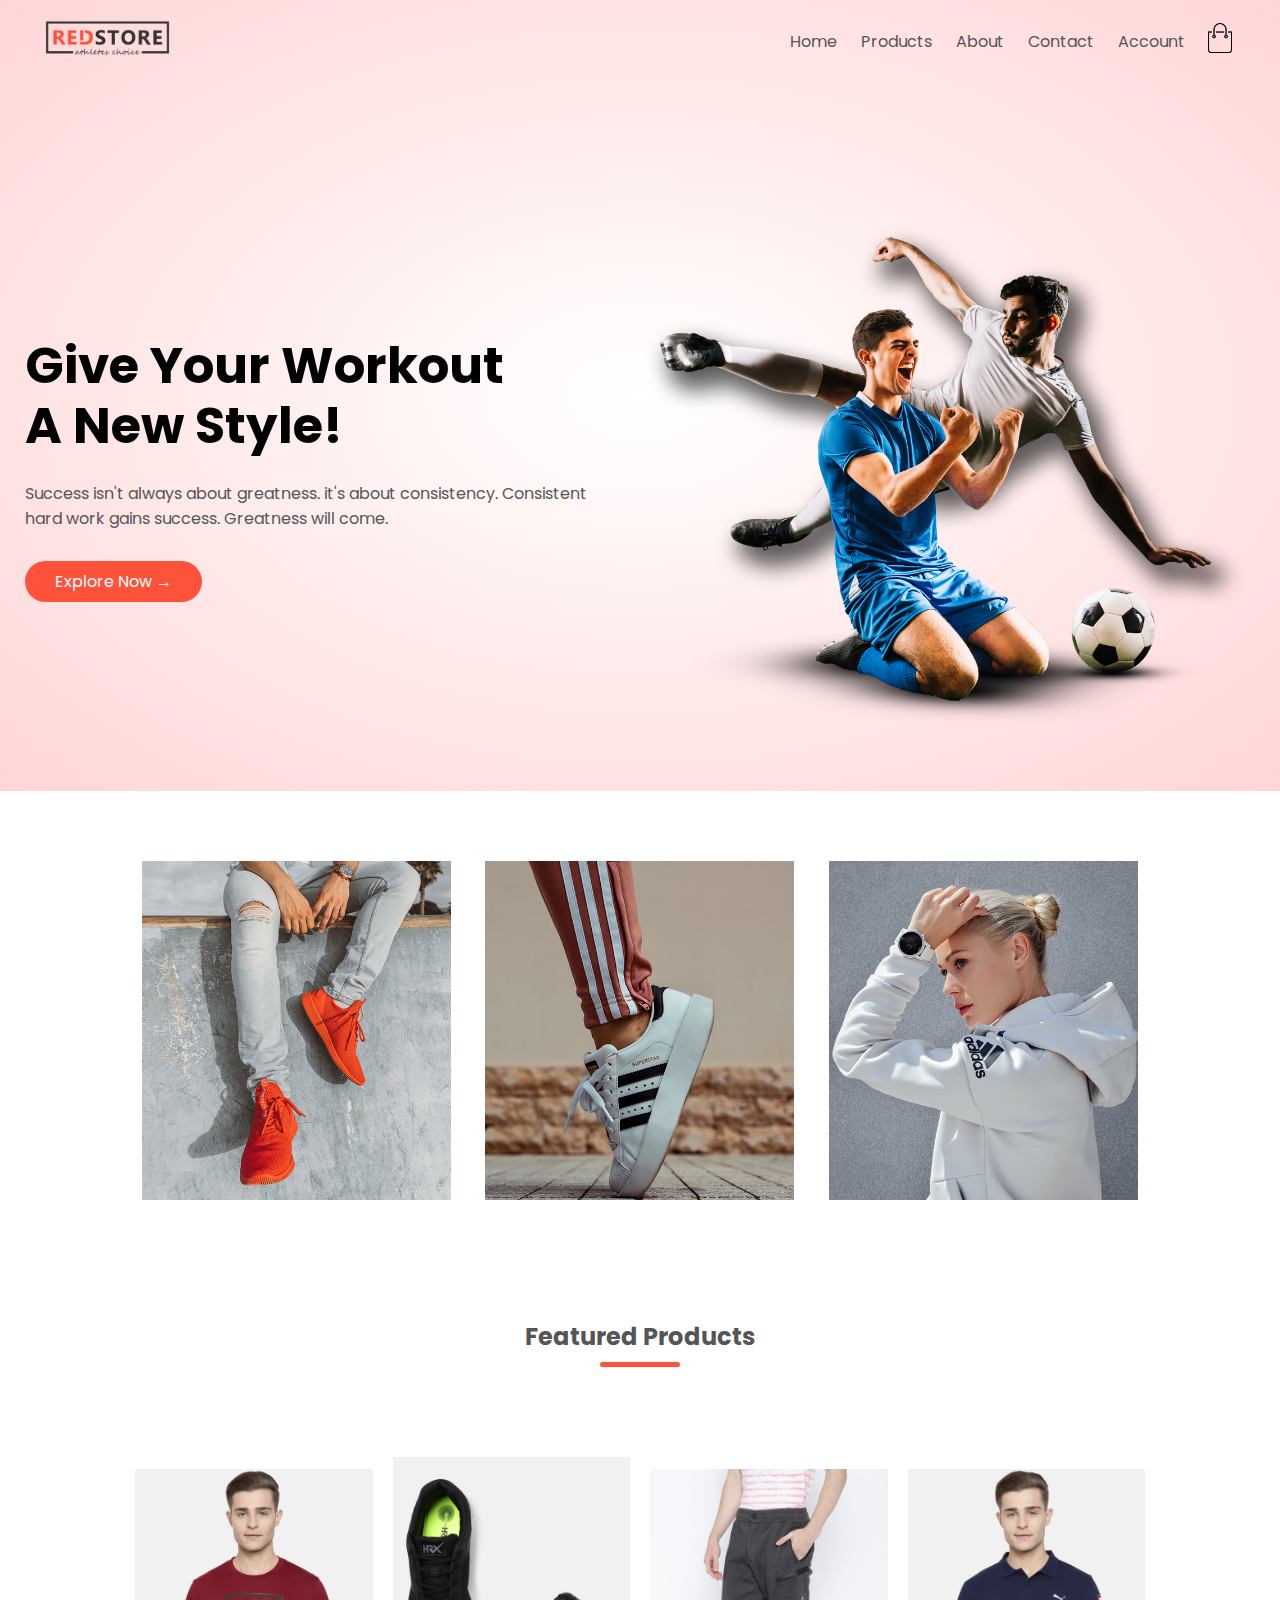
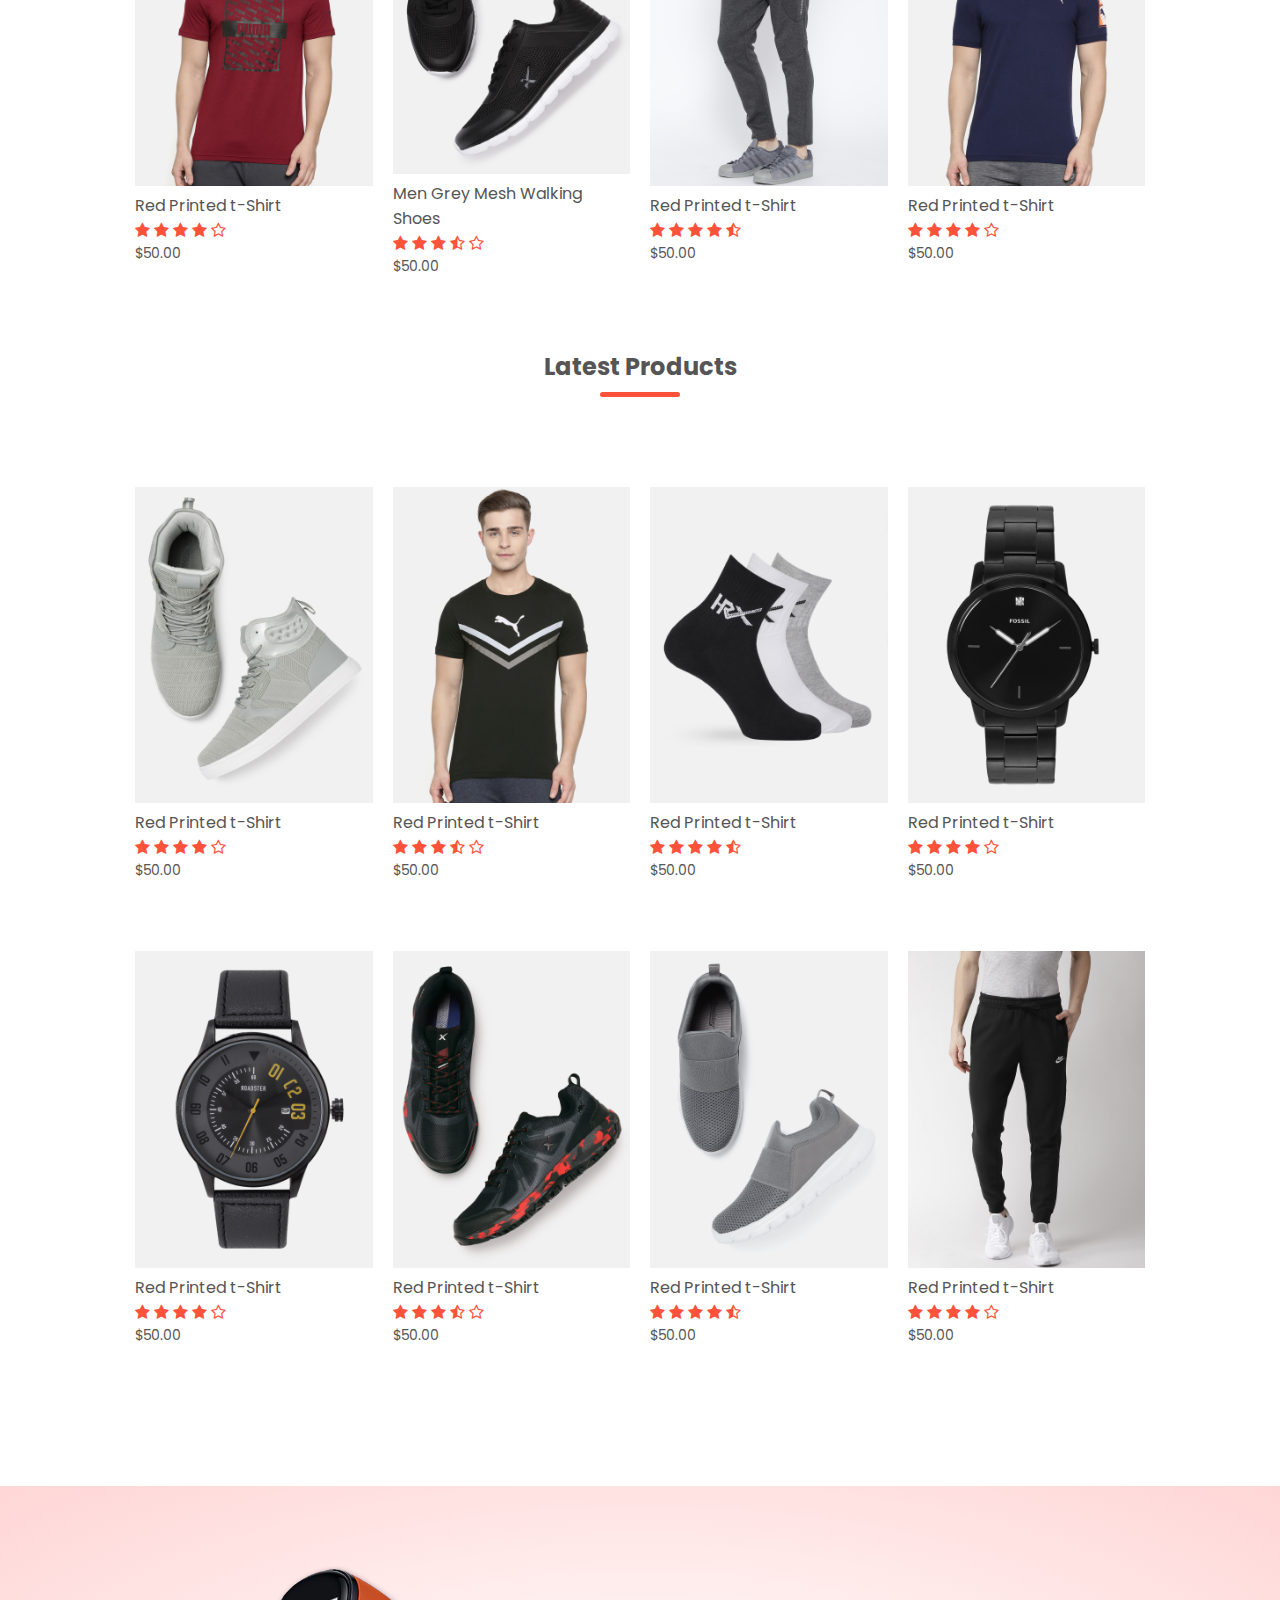
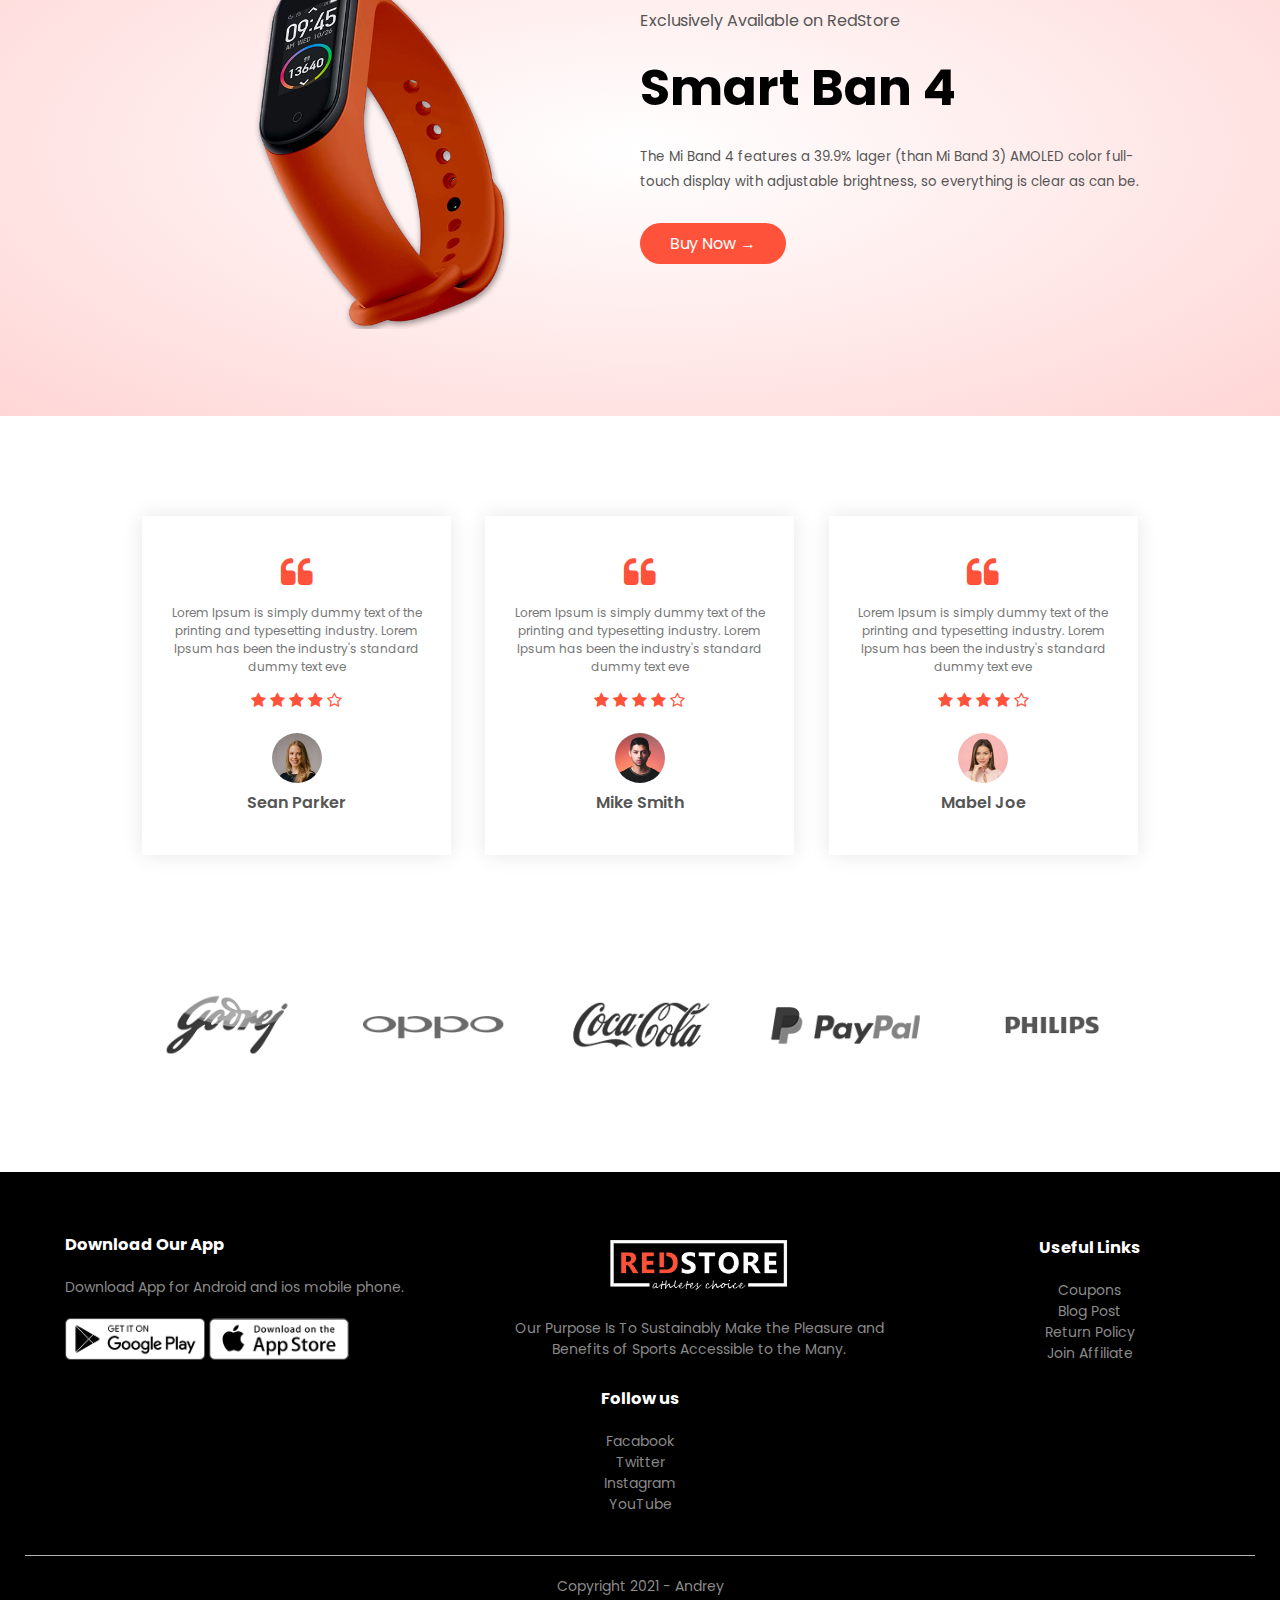
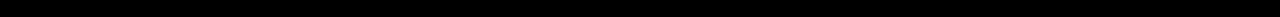
<file: index.html>
<!DOCTYPE html>
<html lang="en">
<head>
    <meta charset="UTF-8">
    <meta http-equiv="X-UA-Compatible" content="IE=edge">
    <meta name="viewport" content="width=device-width, initial-scale=1.0">
    <title>RedStore | Ecommerce Website Design</title>
    <link rel="stylesheet" href="style.css">
    <link rel="preconnect" href="https://fonts.gstatic.com">
    <link href="https://fonts.googleapis.com/css2?family=Poppins:wght@200;300;400;500;600;700&display=swap" rel="stylesheet">
    <link rel="stylesheet" href="https://stackpath.bootstrapcdn.com/font-awesome/4.7.0/css/font-awesome.min.css">

</head>
<body>
<div class="header">
    <div class="container">
        <div class="navbar">
            <div class="logo">
                <a href="index.html"><img src="images/logo.png" alt="" width="125px"></a>
            </div>
            <nav>
                <ul id="MenuItems">
                    <li><a href="index.html">Home</a></li>
                    <li><a href="products.html">Products</a></li>
                    <li><a href="">About</a></li>
                    <li><a href="">Contact</a></li>
                    <li><a href="account.html">Account</a></li>
                </ul>
            </nav>
            <a href="cart.html"><img src="images/cart.png" alt="" width="30px" height="30px"></a>
            <img src="images/menu.png" alt="" class="menu-icon"
             onclick="menutoggele()">
        </div>
        <div class="row">
            <div class="col-2">
                <h1>Give Your Workout <br> A New Style!</h1>
                <p>Success isn't always about greatness. it's about
                   consistency. Consistent <br> hard work gains success.
                   Greatness will come.
                </p>
                <a href="products.html" class="btn">Explore Now &#8594;</a>
            </div>
            <div class="col-2">
                 <img src="images/image1.png" alt="">
            </div>
        </div>
    </div>
</div>

 <!-------- features categories --------->
<div class="categories">
    <div class="small-container">
        <div class="row">
            <div class="col-3">
                <img src="images/category-1.jpg" alt="">
            </div>
            <div class="col-3">
                <img src="images/category-2.jpg" alt="">
            </div>
            <div class="col-3">
                <img src="images/category-3.jpg" alt="">
            </div>
        </div>
    </div>  
</div>
<!-------- features products --------->
    <div class="small-container">
        <h2 class="title">Featured Products</h2>
        <div class="row">
            <div class="col-4">
                <a href="products-details.html"><img src="images/product-1.jpg" alt=""></a>
                <a href="products-details.html"><h4>Red Printed t-Shirt</h4></a>
                <div class="rating">
                    <i class="fa fa-star"></i>
                    <i class="fa fa-star"></i>
                    <i class="fa fa-star"></i>
                    <i class="fa fa-star"></i>
                    <i class="fa fa-star-o"></i>
                </div>
                <p>$50.00</p>
            </div>
            <div class="col-4">
                <a href="products-details-shoe.html"><img src="images/product-2.jpg" alt=""></a>
                <h4>Men Grey Mesh Walking Shoes</h4>
                <div class="rating">
                    <i class="fa fa-star"></i>
                    <i class="fa fa-star"></i>
                    <i class="fa fa-star"></i>
                    <i class="fa fa-star-half-o"></i>
                    <i class="fa fa-star-o"></i>
                </div>
                <p>$50.00</p>
            </div>
            <div class="col-4">
                <img src="images/product-3.jpg" alt="">
                <h4>Red Printed t-Shirt</h4>
                <div class="rating">
                    <i class="fa fa-star"></i>
                    <i class="fa fa-star"></i>
                    <i class="fa fa-star"></i>
                    <i class="fa fa-star"></i>
                    <i class="fa fa-star-half-o"></i>
                </div>
                <p>$50.00</p>
            </div>
            <div class="col-4">
                <img src="images/product-4.jpg" alt="">
                <h4>Red Printed t-Shirt</h4>
                <div class="rating">
                    <i class="fa fa-star"></i>
                    <i class="fa fa-star"></i>
                    <i class="fa fa-star"></i>
                    <i class="fa fa-star"></i>
                    <i class="fa fa-star-o"></i>
                </div>
                <p>$50.00</p>
            </div>
        </div>
        <h2 class="title">Latest Products</h2>
        <div class="row">
            <div class="col-4">
                <img src="images/product-5.jpg" alt="">
                <h4>Red Printed t-Shirt</h4>
                <div class="rating">
                    <i class="fa fa-star"></i>
                    <i class="fa fa-star"></i>
                    <i class="fa fa-star"></i>
                    <i class="fa fa-star"></i>
                    <i class="fa fa-star-o"></i>
                </div>
                <p>$50.00</p>
            </div>
            <div class="col-4">
                <img src="images/product-6.jpg" alt="">
                <h4>Red Printed t-Shirt</h4>
                <div class="rating">
                    <i class="fa fa-star"></i>
                    <i class="fa fa-star"></i>
                    <i class="fa fa-star"></i>
                    <i class="fa fa-star-half-o"></i>
                    <i class="fa fa-star-o"></i>
                </div>
                <p>$50.00</p>
            </div>
            <div class="col-4">
                <img src="images/product-7.jpg" alt="">
                <h4>Red Printed t-Shirt</h4>
                <div class="rating">
                    <i class="fa fa-star"></i>
                    <i class="fa fa-star"></i>
                    <i class="fa fa-star"></i>
                    <i class="fa fa-star"></i>
                    <i class="fa fa-star-half-o"></i>
                </div>
                <p>$50.00</p>
            </div>
            <div class="col-4">
                <img src="images/product-8.jpg" alt="">
                <h4>Red Printed t-Shirt</h4>
                <div class="rating">
                    <i class="fa fa-star"></i>
                    <i class="fa fa-star"></i>
                    <i class="fa fa-star"></i>
                    <i class="fa fa-star"></i>
                    <i class="fa fa-star-o"></i>
                </div>
                <p>$50.00</p>
            </div>
        </div>
        <div class="row">
            <div class="col-4">
                <img src="images/product-9.jpg" alt="">
                <h4>Red Printed t-Shirt</h4>
                <div class="rating">
                    <i class="fa fa-star"></i>
                    <i class="fa fa-star"></i>
                    <i class="fa fa-star"></i>
                    <i class="fa fa-star"></i>
                    <i class="fa fa-star-o"></i>
                </div>
                <p>$50.00</p>
            </div>
            <div class="col-4">
                <img src="images/product-10.jpg" alt="">
                <h4>Red Printed t-Shirt</h4>
                <div class="rating">
                    <i class="fa fa-star"></i>
                    <i class="fa fa-star"></i>
                    <i class="fa fa-star"></i>
                    <i class="fa fa-star-half-o"></i>
                    <i class="fa fa-star-o"></i>
                </div>
                <p>$50.00</p>
            </div>
            <div class="col-4">
                <img src="images/product-11.jpg" alt="">
                <h4>Red Printed t-Shirt</h4>
                <div class="rating">
                    <i class="fa fa-star"></i>
                    <i class="fa fa-star"></i>
                    <i class="fa fa-star"></i>
                    <i class="fa fa-star"></i>
                    <i class="fa fa-star-half-o"></i>
                </div>
                <p>$50.00</p>
            </div>
            <div class="col-4">
                <img src="images/product-12.jpg" alt="">
                <h4>Red Printed t-Shirt</h4>
                <div class="rating">
                    <i class="fa fa-star"></i>
                    <i class="fa fa-star"></i>
                    <i class="fa fa-star"></i>
                    <i class="fa fa-star"></i>
                    <i class="fa fa-star-o"></i>
                </div>
                <p>$50.00</p>
            </div>
        </div>
    </div>
<!-------- offer --------->
    <div class="offer">
        <div class="small-container">
            <div class="row">
                <div class="col-2">
                    <img src="images/exclusive.png" alt="" class="offer-img">
                </div>
                <div class="col-2">
                    <p>Exclusively Available on RedStore</p>
                    <h1>Smart Ban 4</h1>
                    <small>
                        The Mi Band 4 features a 39.9% lager (than Mi Band 3) AMOLED color full-touch
                        display with adjustable brightness, so everything is clear as can be.
                    </small><br>
                    <a href="products.html" class="btn">Buy Now &#8594;</a>
                </div>
            </div>
        </div>
    </div>

<!-------- testimonial --------->
    <div class="testimonial">
        <div class="small-container">
            <div class="row">
                <div class="col-3">
                    <i class="fa fa-quote-left"></i>
                    <p>Lorem Ipsum is simply dummy text of the printing and typesetting industry.
                       Lorem Ipsum has been the industry's standard dummy text eve
                    </p>
                    <div class="rating">
                        <i class="fa fa-star"></i>
                        <i class="fa fa-star"></i>
                        <i class="fa fa-star"></i>
                        <i class="fa fa-star"></i>
                        <i class="fa fa-star-o"></i>
                    </div>
                    <img src="images/user-1.png" alt="">
                    <h3>Sean Parker</h3>
                </div>
                <div class="col-3">
                    <i class="fa fa-quote-left"></i>
                    <p>Lorem Ipsum is simply dummy text of the printing and typesetting industry.
                       Lorem Ipsum has been the industry's standard dummy text eve
                    </p>
                    <div class="rating">
                        <i class="fa fa-star"></i>
                        <i class="fa fa-star"></i>
                        <i class="fa fa-star"></i>
                        <i class="fa fa-star"></i>
                        <i class="fa fa-star-o"></i>
                    </div>
                    <img src="images/user-2.png" alt="">
                    <h3>Mike Smith</h3>
                </div>
                <div class="col-3">
                    <i class="fa fa-quote-left"></i>
                    <p>Lorem Ipsum is simply dummy text of the printing and typesetting industry.
                       Lorem Ipsum has been the industry's standard dummy text eve
                    </p>
                    <div class="rating">
                        <i class="fa fa-star"></i>
                        <i class="fa fa-star"></i>
                        <i class="fa fa-star"></i>
                        <i class="fa fa-star"></i>
                        <i class="fa fa-star-o"></i>
                    </div>
                    <img src="images/user-3.png" alt="">
                    <h3>Mabel Joe</h3>
                </div>
            </div>
        </div>
    </div>

<!-------- brands --------->
    <div class="brands">
        <div class="small-container">
            <div class="row">
                <div class="col-5">
                    <img src="images/logo-godrej.png" alt="">
                </div>
                <div class="col-5">
                    <img src="images/logo-oppo.png" alt="">
                </div>
                <div class="col-5">
                    <img src="images/logo-coca-cola.png" alt="">
                </div>
                <div class="col-5">
                    <img src="images/logo-paypal.png" alt="">
                </div>
                <div class="col-5">
                    <img src="images/logo-philips.png" alt="">
                </div>
            </div>
        </div>
    </div>

<!-------- footer --------->
    <div class="footer">
        <div class="container">
            <div class="row">
                <div class="footer-col-1">
                    <h3>Download Our App</h3>
                    <p>Download App for Android and ios mobile phone.</p>
                    <div class="app-logo">
                       <img src="images/play-store.png" alt="">
                       <img src="images/app-store.png" alt=""> 
                    </div>
                </div>
                <div class="footer-col-2">
                    <img src="images/logo-white.png" alt="">
                    <p>Our Purpose Is To Sustainably Make the Pleasure
                       and Benefits of Sports Accessible to the Many.
                    </p>
                </div>
                <div class="footer-col-3">
                    <h3>Useful Links</h3>
                    <ul>
                        <li>Coupons</li>
                        <li>Blog Post</li>
                        <li>Return Policy</li>
                        <li>Join Affiliate</li>
                    </ul>
                </div>
                <div class="footer-col-4">
                    <h3>Follow us</h3>
                    <ul>
                        <li>Facabook</li>
                        <li>Twitter</li>
                        <li>Instagram</li>
                        <li>YouTube</li>
                    </ul>
                </div>
            </div>
            <hr>
            <p class="copyright">Copyright 2021 - Andrey</p>
        </div>
    </div>
<!-------- js for toggle menu --------->
    <script>
        var MenuItems = document.getElementById("MenuItems");
        MenuItems.style.maxHeight = "0px";
         function menutoggele(){
          if(MenuItems.style.maxHeight == "0px")
             {
                MenuItems.style.maxHeight = "200px";
             }
          else
             {
                MenuItems.style.maxHeight = "0px";
             }
         }
    </script>

</body>
</html>
</file>
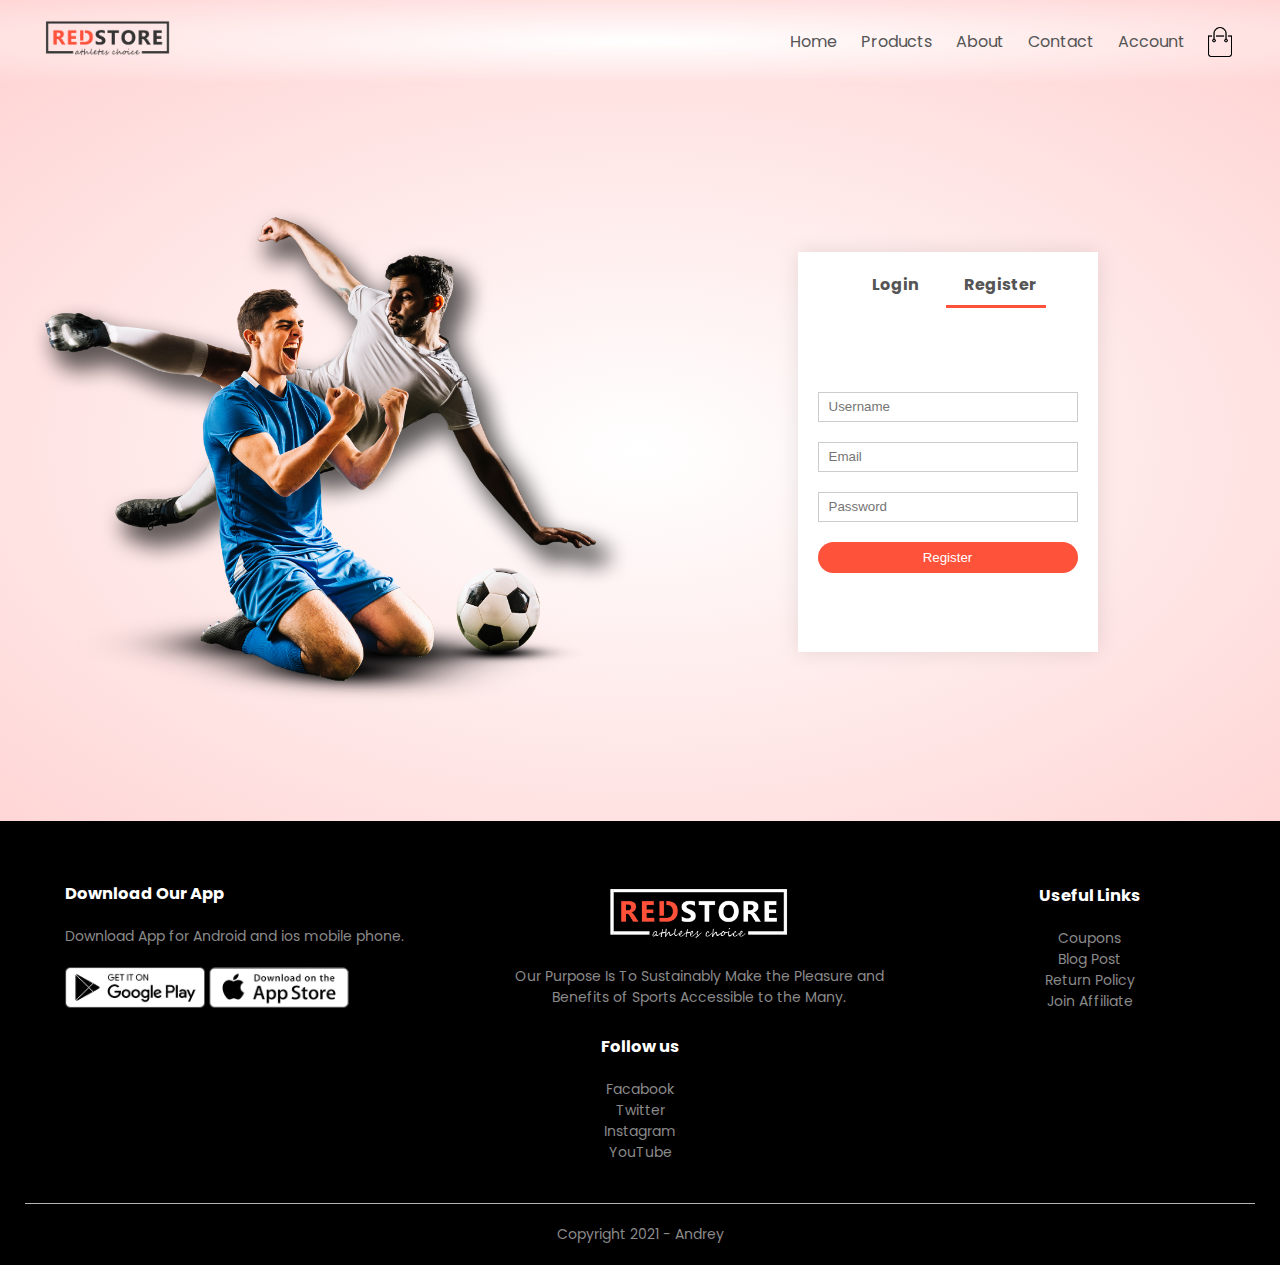
<file: account.html>
<!DOCTYPE html>
<html lang="en">
<head>
    <meta charset="UTF-8">
    <meta http-equiv="X-UA-Compatible" content="IE=edge">
    <meta name="viewport" content="width=device-width, initial-scale=1.0">
    <title>RedStore | Ecommerce Website Design</title>
    <link rel="stylesheet" href="style.css">
    <link rel="preconnect" href="https://fonts.gstatic.com">
    <link href="https://fonts.googleapis.com/css2?family=Poppins:wght@200;300;400;500;600;700&display=swap" rel="stylesheet">
    <link rel="stylesheet" href="https://stackpath.bootstrapcdn.com/font-awesome/4.7.0/css/font-awesome.min.css">

</head>
<body>
<div class="header">
    <div class="container">
        <div class="navbar">
            <div class="logo">
                <a href="index.html"><img src="images/logo.png" alt="" width="125px"></a>
            </div>
            <nav>
                <ul id="MenuItems">
                    <li><a href="index.html">Home</a></li>
                    <li><a href="products.html">Products</a></li>
                    <li><a href="">About</a></li>
                    <li><a href="">Contact</a></li>
                    <li><a href="account.html">Account</a></li>
                </ul>
            </nav>
            <img src="images/cart.png" alt="" width="30px" height="30px">
            <img src="images/menu.png" alt="" class="menu-icon"
             onclick="menutoggele()">
        </div>
    </div>
</div>

<!-------- account page --------->

    <div class="account-page">
        <div class="container">
            <div class="row">
                <div class="col-2">
                    <img src="images/image1.png" alt="" width="100%">
                </div>
                <div class="col-2">
                    <div class="form-container">
                        <div class="form-btn">
                            <span onclick="login()">Login</span>
                            <span onclick="register()">Register</span>
                            <hr id="Indicator">
                        </div>
                        <form id="LoginForm">
                            <input type="text" placeholder="Username">
                            <input type="password" placeholder="Password">
                            <a href="index.html"><button type="submit" class="btn">Login</button></a>
                            <a href="">Forgot password</a>
                        </form>
                        <form id="RegForm">
                            <input type="text" placeholder="Username">
                            <input type="email" placeholder="Email">
                            <input type="password" placeholder="Password">
                            <a href="index.html"><button type="submit" class="btn">Register</button></a>
                        </form>
                    </div>   
                </div>
            </div>
        </div>
    </div>
    
<!-------- footer --------->
    <div class="footer">
        <div class="container">
            <div class="row">
                <div class="footer-col-1">
                    <h3>Download Our App</h3>
                    <p>Download App for Android and ios mobile phone.</p>
                    <div class="app-logo">
                       <img src="images/play-store.png" alt="">
                       <img src="images/app-store.png" alt=""> 
                    </div>
                </div>
                <div class="footer-col-2">
                    <img src="images/logo-white.png" alt="">
                    <p>Our Purpose Is To Sustainably Make the Pleasure
                       and Benefits of Sports Accessible to the Many.
                    </p>
                </div>
                <div class="footer-col-3">
                    <h3>Useful Links</h3>
                    <ul>
                        <li>Coupons</li>
                        <li>Blog Post</li>
                        <li>Return Policy</li>
                        <li>Join Affiliate</li>
                    </ul>
                </div>
                <div class="footer-col-4">
                    <h3>Follow us</h3>
                    <ul>
                        <li>Facabook</li>
                        <li>Twitter</li>
                        <li>Instagram</li>
                        <li>YouTube</li>
                    </ul>
                </div>
            </div>
            <hr>
            <p class="copyright">Copyright 2021 - Andrey</p>
        </div>
    </div>
<!-------- js for toggle menu --------->
    <script>
        var MenuItems = document.getElementById("MenuItems");
        MenuItems.style.maxHeight = "0px";
         function menutoggele(){
          if(MenuItems.style.maxHeight == "0px")
             {
                MenuItems.style.maxHeight = "200px";
             }
          else
             {
                MenuItems.style.maxHeight = "0px";
             }
         }
    </script>

<!-------- js for toggle Form --------->
    <script>
        var LoginForm = document.getElementById("LoginForm");
        var RegForm = document.getElementById("RegForm");
        var Indicator = document.getElementById("Indicator");
            
            function register(){
                RegForm.style.transform = "translateX(0px)";
                LoginForm.style.transform = "translateX(0px)";
                Indicator.style.transform = "translateX(100px)";
            }

            function login(){
                RegForm.style.transform = "translateX(300px)";
                LoginForm.style.transform = "translateX(300px)";
                Indicator.style.transform = "translateX(0px)";
            }

    </script>

</body>
</html>
</file>
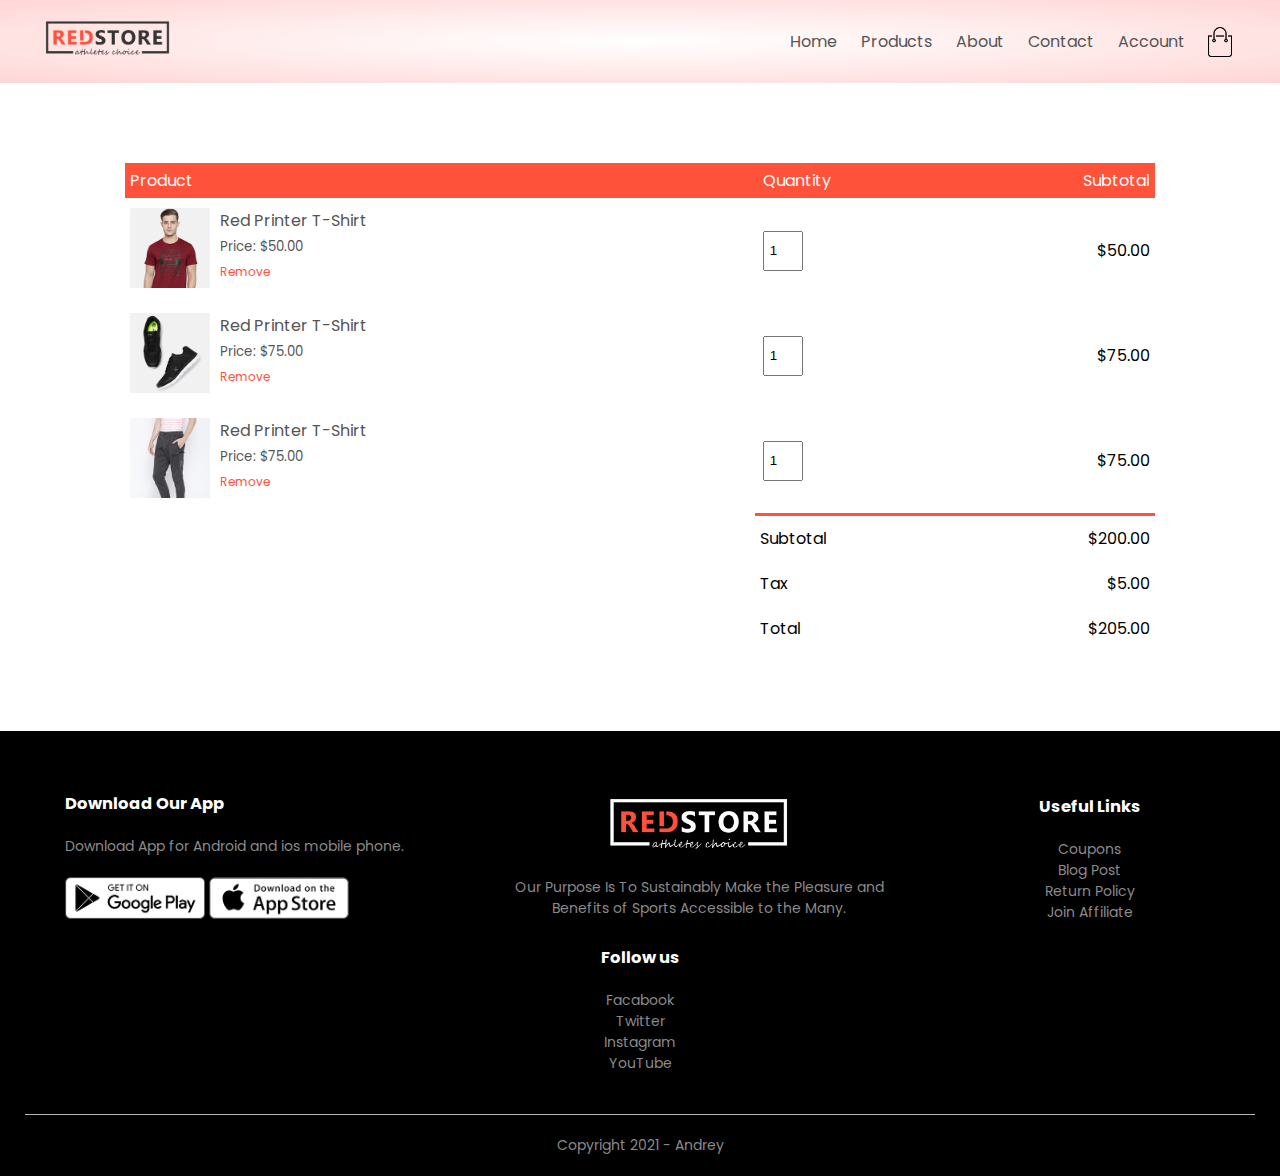
<file: cart.html>
<!DOCTYPE html>
<html lang="en">
<head>
    <meta charset="UTF-8">
    <meta http-equiv="X-UA-Compatible" content="IE=edge">
    <meta name="viewport" content="width=device-width, initial-scale=1.0">
    <title>RedStore | Ecommerce Website Design</title>
    <link rel="stylesheet" href="style.css">
    <link rel="preconnect" href="https://fonts.gstatic.com">
    <link href="https://fonts.googleapis.com/css2?family=Poppins:wght@200;300;400;500;600;700&display=swap" rel="stylesheet">
    <link rel="stylesheet" href="https://stackpath.bootstrapcdn.com/font-awesome/4.7.0/css/font-awesome.min.css">

</head>
<body>
<div class="header">
    <div class="container">
        <div class="navbar">
            <div class="logo">
                <img src="images/logo.png" alt="" width="125px">
            </div>
            <nav>
                <ul id="MenuItems">
                    <li><a href="index.html">Home</a></li>
                    <li><a href="products.html">Products</a></li>
                    <li><a href="">About</a></li>
                    <li><a href="">Contact</a></li>
                    <li><a href="">Account</a></li>
                </ul>
            </nav>
            <img src="images/cart.png" alt="" width="30px" height="30px">
            <img src="images/menu.png" alt="" class="menu-icon"
             onclick="menutoggele()">
        </div>
    </div>
</div>

<!-------- cart items  --------->
    <div class="small-container cart-page">
        <table>
            <tr>
                <th>Product</th>
                <th>Quantity</th>
                <th>Subtotal</th>
            </tr>
            <tr>
                <td>
                    <div class="cart-info">
                        <a href="products-details.html"><img src="images/buy-1.jpg" alt="" ></a>
                        <div>
                            <p>Red Printer T-Shirt</p>
                            <small>Price: $50.00</small>
                            <br>
                            <a href="">Remove</a>
                        </div>
                    </div>
                </td>
                <td><input type="number" value="1"></td>
                <td>$50.00</td>
            </tr>
            <tr>
                <td>
                    <div class="cart-info">
                        <a href="products-details-shoe.html"><img src="images/buy-2.jpg" alt="" ></a>
                        <div>
                            <p>Red Printer T-Shirt</p>
                            <small>Price: $75.00</small>
                            <br>
                            <a href="">Remove</a>
                        </div>
                    </div>
                </td>
                <td><input type="number" value="1"></td>
                <td>$75.00</td>
            </tr>
            <tr>
                <td>
                    <div class="cart-info">
                        <a href="products-details.html"><img src="images/buy-3.jpg" alt="" ></a>
                        <div>
                            <p>Red Printer T-Shirt</p>
                            <small>Price: $75.00</small>
                            <br>
                            <a href="">Remove</a>
                        </div>
                    </div>
                </td>
                <td><input type="number" value="1"></td>
                <td>$75.00</td>
            </tr>
        </table>

        <div class="total-price">
            <table>
                <tr>
                    <td>Subtotal</td>
                    <td>$200.00</td>
                </tr>
                <tr>
                    <td>Tax</td>
                    <td>$5.00</td>
                </tr>
                <tr>
                    <td>Total</td>
                    <td>$205.00</td>
                </tr>
            </table>
        </div>


    </div>

    
<!-------- footer --------->
    <div class="footer">
        <div class="container">
            <div class="row">
                <div class="footer-col-1">
                    <h3>Download Our App</h3>
                    <p>Download App for Android and ios mobile phone.</p>
                    <div class="app-logo">
                       <img src="images/play-store.png" alt="">
                       <img src="images/app-store.png" alt=""> 
                    </div>
                </div>
                <div class="footer-col-2">
                    <img src="images/logo-white.png" alt="">
                    <p>Our Purpose Is To Sustainably Make the Pleasure
                       and Benefits of Sports Accessible to the Many.
                    </p>
                </div>
                <div class="footer-col-3">
                    <h3>Useful Links</h3>
                    <ul>
                        <li>Coupons</li>
                        <li>Blog Post</li>
                        <li>Return Policy</li>
                        <li>Join Affiliate</li>
                    </ul>
                </div>
                <div class="footer-col-4">
                    <h3>Follow us</h3>
                    <ul>
                        <li>Facabook</li>
                        <li>Twitter</li>
                        <li>Instagram</li>
                        <li>YouTube</li>
                    </ul>
                </div>
            </div>
            <hr>
            <p class="copyright">Copyright 2021 - Andrey</p>
        </div>
    </div>
<!-------- js for toggle menu --------->
    <script>
        var MenuItems = document.getElementById("MenuItems");
        MenuItems.style.maxHeight = "0px";
         function menutoggele(){
          if(MenuItems.style.maxHeight == "0px")
             {
                MenuItems.style.maxHeight = "200px";
             }
          else
             {
                MenuItems.style.maxHeight = "0px";
             }
         }
    </script>

</body>
</html>
</file>
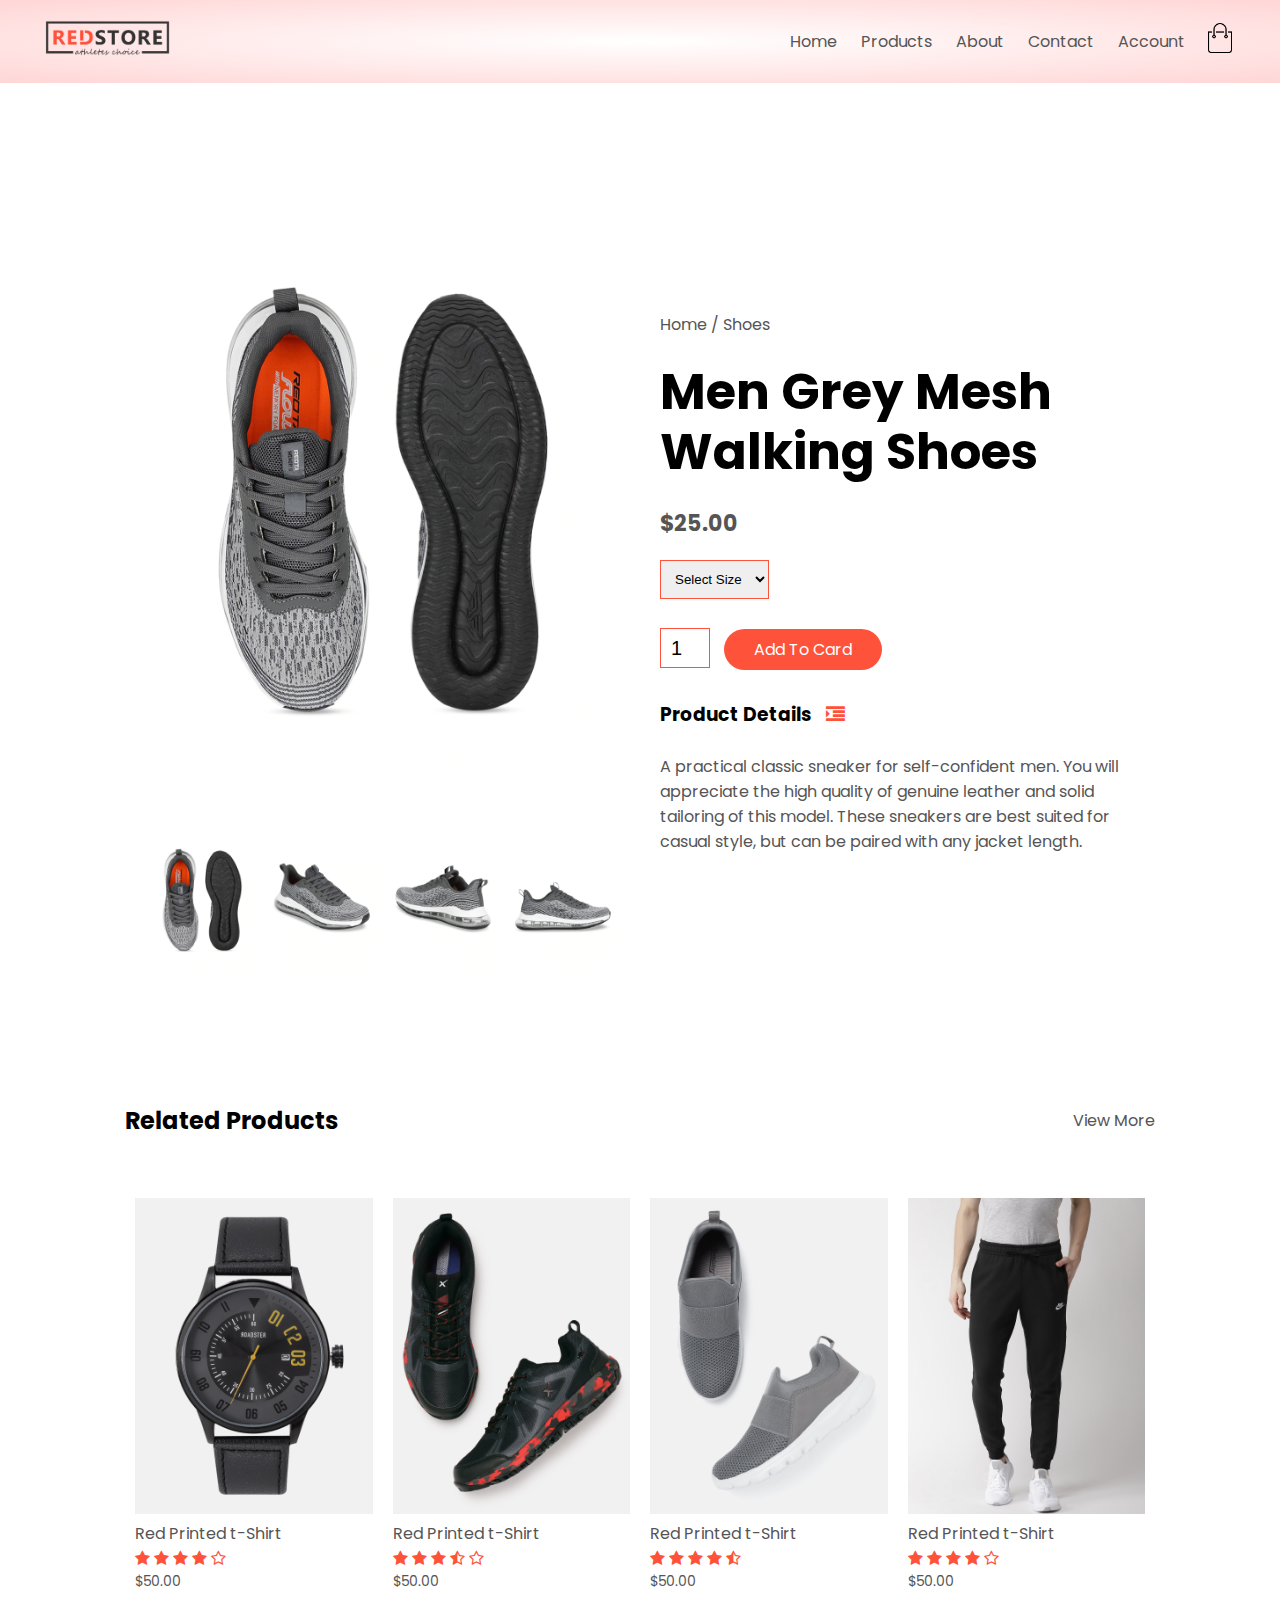
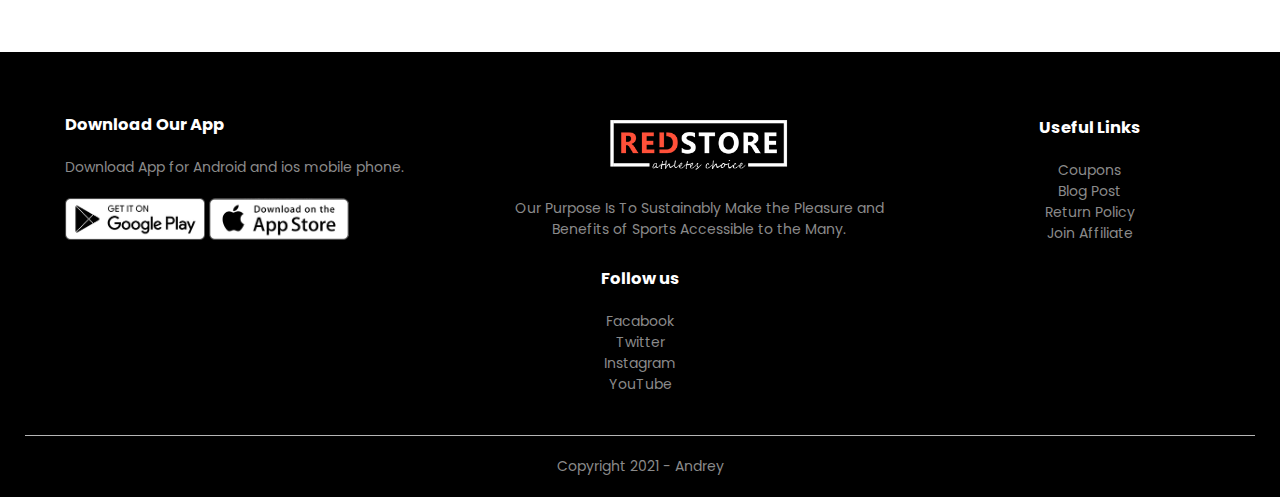
<file: products-details-shoe.html>
<!DOCTYPE html>
<html lang="en">
<head>
    <meta charset="UTF-8">
    <meta http-equiv="X-UA-Compatible" content="IE=edge">
    <meta name="viewport" content="width=device-width, initial-scale=1.0">
    <title>RedStore | Ecommerce Website Design</title>
    <link rel="stylesheet" href="style.css">
    <link rel="preconnect" href="https://fonts.gstatic.com">
    <link href="https://fonts.googleapis.com/css2?family=Poppins:wght@200;300;400;500;600;700&display=swap" rel="stylesheet">
    <link rel="stylesheet" href="https://stackpath.bootstrapcdn.com/font-awesome/4.7.0/css/font-awesome.min.css">

</head>
<body>
<div class="header">
    <div class="container">
        <div class="navbar">
            <div class="logo">
                <a href="index.html"><img src="images/logo.png" alt="" width="125px"></a>
            </div>
            <nav>
                <ul id="MenuItems">
                    <li><a href="index.html">Home</a></li>
                    <li><a href="products.html">Products</a></li>
                    <li><a href="">About</a></li>
                    <li><a href="">Contact</a></li>
                    <li><a href="account.html">Account</a></li>
                </ul>
            </nav>
            <a href="cart.html"><img src="images/cart.png" alt="" width="30px" height="30px"></a>
            <img src="images/menu.png" alt="" class="menu-icon"
             onclick="menutoggele()">
        </div>
    </div>
</div>

<!-------- single product details --------->
   <div class="small-container single-product">
       <div class="row">
           <div class="col-2">
               <img src="images/gallery-7.jpg" alt="" width="100%" id="ProductImg">

               <div class="small-img-row">
                   <div class="small-img-col">
                    <img src="images/gallery-7.jpg" alt="" width="100%" class="small-img">
                   </div>
                   <div class="small-img-col">
                    <img src="images/gallery-8.jpg" alt="" width="100%" class="small-img">
                   </div>
                   <div class="small-img-col">
                    <img src="images/gallery-9.jpg" alt="" width="100%" class="small-img">
                   </div>
                   <div class="small-img-col">
                    <img src="images/gallery-10.jpg" alt="" width="100%" class="small-img">
                   </div>
               </div>
           </div>
           <div class="col-2">
               <p>Home / Shoes</p>
               <h1>Men Grey Mesh Walking Shoes</h1>
               <h4>$25.00</h4>
               <select>
                   <option>Select Size</option>
                   <option>35</option>
                   <option>36</option>
                   <option>37</option>
                   <option>38</option>
                   <option>39</option>
                   <option>40</option>
                   <option>41</option>
                   <option>42</option>
                   <input type="number" value="1">
                   <a href="" class="btn">Add To Card</a>
                   <h3>Product Details <i class="fa fa-indent"></i></h3>
                   <br>
                   <p>A practical classic sneaker for self-confident men. You will appreciate the high quality of genuine leather and solid tailoring of this model.
                      These sneakers are best suited for casual style, but can be paired with any jacket length.
                   </p>
               </select>
           </div>
       </div>
   </div>
 
<!-------- title --------->
   <div class="small-container">
       <div class="row row-2">
           <h2>Related Products</h2>
           <p>View More</p>
       </div>
   </div>



<!-------- products --------->
    <div class="small-container">
        <div class="row">
            <div class="col-4">
                <img src="images/product-9.jpg" alt="">
                <h4>Red Printed t-Shirt</h4>
                <div class="rating">
                    <i class="fa fa-star"></i>
                    <i class="fa fa-star"></i>
                    <i class="fa fa-star"></i>
                    <i class="fa fa-star"></i>
                    <i class="fa fa-star-o"></i>
                </div>
                <p>$50.00</p>
            </div>
            <div class="col-4">
                <img src="images/product-10.jpg" alt="">
                <h4>Red Printed t-Shirt</h4>
                <div class="rating">
                    <i class="fa fa-star"></i>
                    <i class="fa fa-star"></i>
                    <i class="fa fa-star"></i>
                    <i class="fa fa-star-half-o"></i>
                    <i class="fa fa-star-o"></i>
                </div>
                <p>$50.00</p>
            </div>
            <div class="col-4">
                <img src="images/product-11.jpg" alt="">
                <h4>Red Printed t-Shirt</h4>
                <div class="rating">
                    <i class="fa fa-star"></i>
                    <i class="fa fa-star"></i>
                    <i class="fa fa-star"></i>
                    <i class="fa fa-star"></i>
                    <i class="fa fa-star-half-o"></i>
                </div>
                <p>$50.00</p>
            </div>
            <div class="col-4">
                <img src="images/product-12.jpg" alt="">
                <h4>Red Printed t-Shirt</h4>
                <div class="rating">
                    <i class="fa fa-star"></i>
                    <i class="fa fa-star"></i>
                    <i class="fa fa-star"></i>
                    <i class="fa fa-star"></i>
                    <i class="fa fa-star-o"></i>
                </div>
                <p>$50.00</p>
            </div>
        </div>
    </div>

    
<!-------- footer --------->
    <div class="footer">
        <div class="container">
            <div class="row">
                <div class="footer-col-1">
                    <h3>Download Our App</h3>
                    <p>Download App for Android and ios mobile phone.</p>
                    <div class="app-logo">
                       <img src="images/play-store.png" alt="">
                       <img src="images/app-store.png" alt=""> 
                    </div>
                </div>
                <div class="footer-col-2">
                    <img src="images/logo-white.png" alt="">
                    <p>Our Purpose Is To Sustainably Make the Pleasure
                       and Benefits of Sports Accessible to the Many.
                    </p>
                </div>
                <div class="footer-col-3">
                    <h3>Useful Links</h3>
                    <ul>
                        <li>Coupons</li>
                        <li>Blog Post</li>
                        <li>Return Policy</li>
                        <li>Join Affiliate</li>
                    </ul>
                </div>
                <div class="footer-col-4">
                    <h3>Follow us</h3>
                    <ul>
                        <li>Facabook</li>
                        <li>Twitter</li>
                        <li>Instagram</li>
                        <li>YouTube</li>
                    </ul>
                </div>
            </div>
            <hr>
            <p class="copyright">Copyright 2021 - Andrey</p>
        </div>
    </div>
<!-------- js for toggle menu --------->
    <script>
        var MenuItems = document.getElementById("MenuItems");
        MenuItems.style.maxHeight = "0px";
         function menutoggele(){
          if(MenuItems.style.maxHeight == "0px")
             {
                MenuItems.style.maxHeight = "200px";
             }
          else
             {
                MenuItems.style.maxHeight = "0px";
             }
         }
    </script>

<!-------------- js for gallery ------->
    <script>
        var ProductImg = document.getElementById("ProductImg");
        var SmallIng = document.getElementsByClassName("small-img");

         SmallIng[0].onclick = function()
         {
             ProductImg.src = SmallIng[0].src;
         }
         SmallIng[1].onclick = function()
         {
             ProductImg.src = SmallIng[1].src;
         }
         SmallIng[2].onclick = function()
         {
             ProductImg.src = SmallIng[2].src;
         }
         SmallIng[3].onclick = function()
         {
             ProductImg.src = SmallIng[3].src;
         }
    </script>

</body>
</html>
</file>
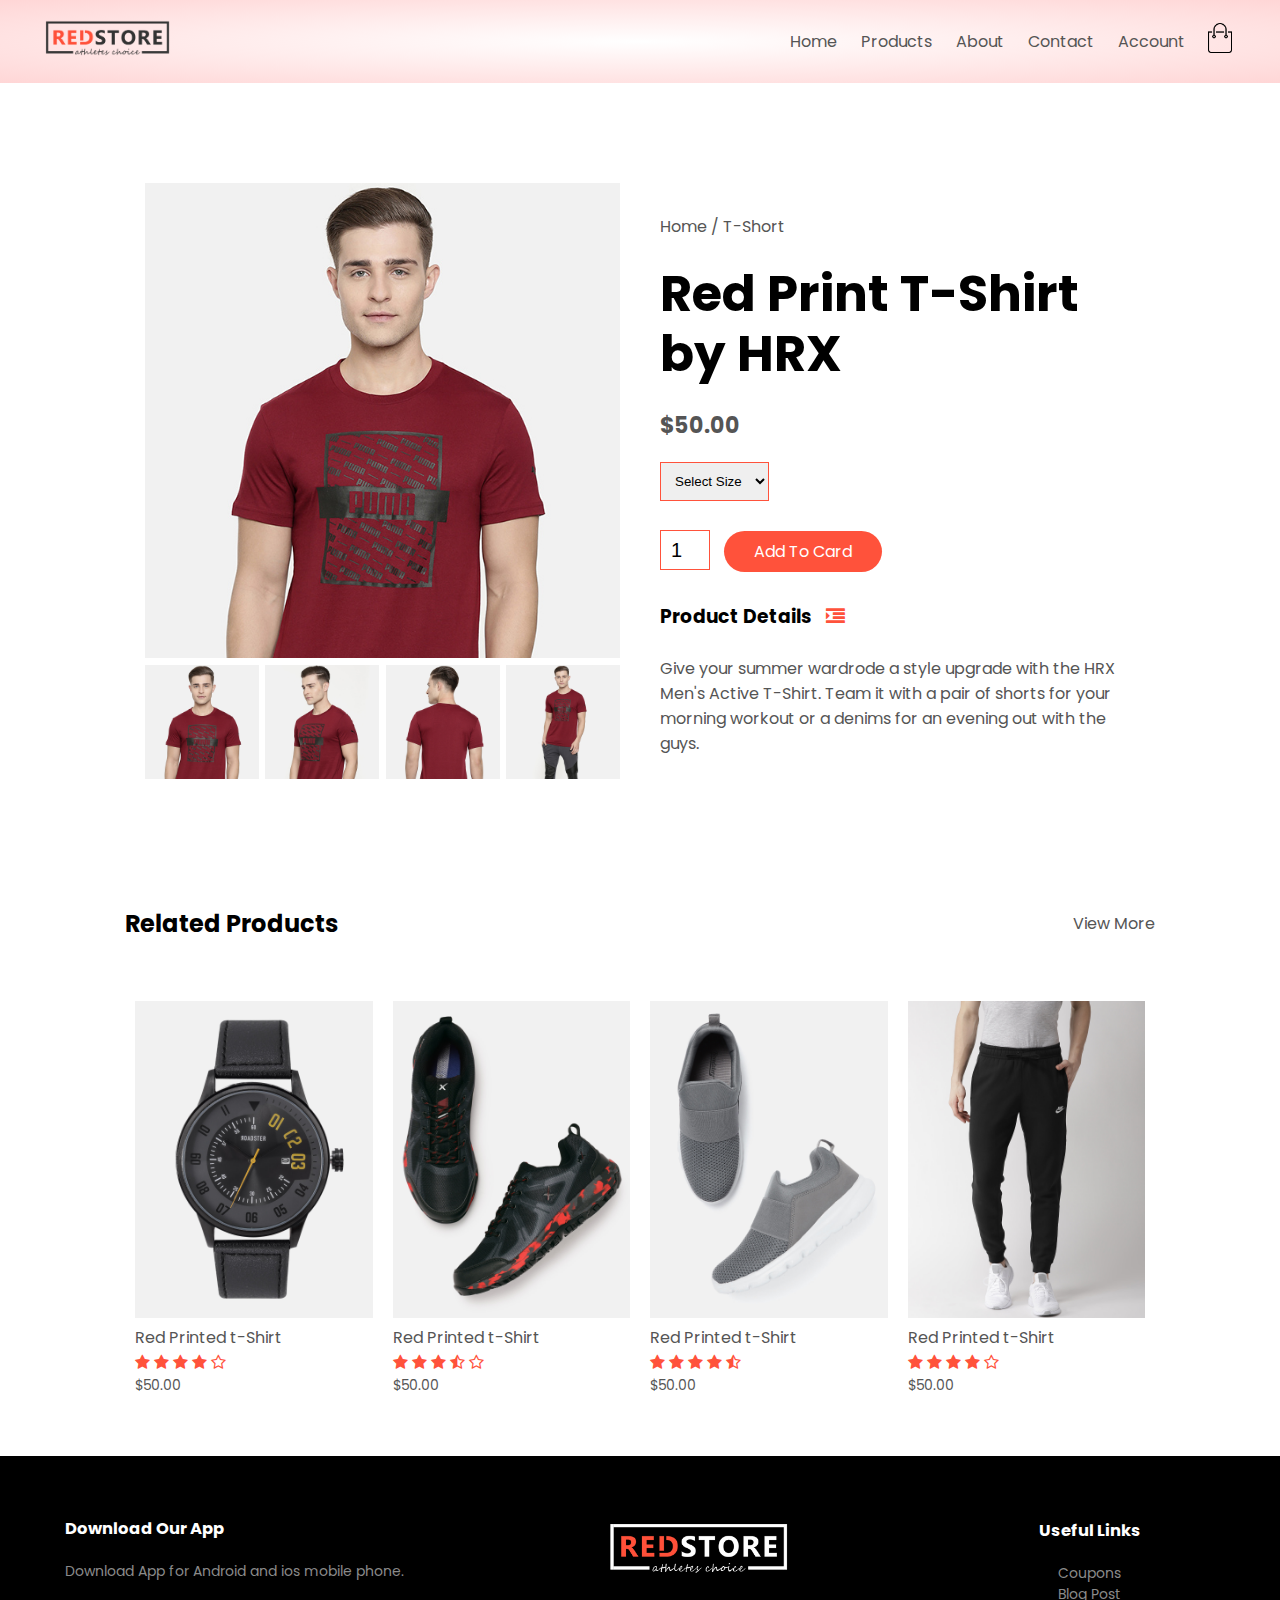
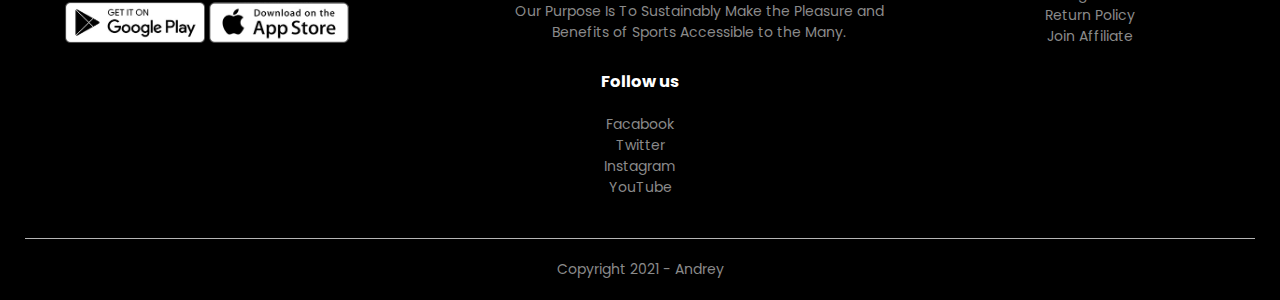
<file: products-details.html>
<!DOCTYPE html>
<html lang="en">
<head>
    <meta charset="UTF-8">
    <meta http-equiv="X-UA-Compatible" content="IE=edge">
    <meta name="viewport" content="width=device-width, initial-scale=1.0">
    <title>RedStore | Ecommerce Website Design</title>
    <link rel="stylesheet" href="style.css">
    <link rel="preconnect" href="https://fonts.gstatic.com">
    <link href="https://fonts.googleapis.com/css2?family=Poppins:wght@200;300;400;500;600;700&display=swap" rel="stylesheet">
    <link rel="stylesheet" href="https://stackpath.bootstrapcdn.com/font-awesome/4.7.0/css/font-awesome.min.css">

</head>
<body>
<div class="header">
    <div class="container">
        <div class="navbar">
            <div class="logo">
                <a href="index.html"><img src="images/logo.png" alt="" width="125px"></a>
            </div>
            <nav>
                <ul id="MenuItems">
                    <li><a href="index.html">Home</a></li>
                    <li><a href="products.html">Products</a></li>
                    <li><a href="">About</a></li>
                    <li><a href="">Contact</a></li>
                    <li><a href="account.html">Account</a></li>
                </ul>
            </nav>
            <a href="cart.html"><img src="images/cart.png" alt="" width="30px" height="30px"></a>
            <img src="images/menu.png" alt="" class="menu-icon"
             onclick="menutoggele()">
        </div>
    </div>
</div>

<!-------- single product details --------->
   <div class="small-container single-product">
       <div class="row">
           <div class="col-2">
               <img src="images/gallery-1.jpg" alt="" width="100%" id="ProductImg">

               <div class="small-img-row">
                   <div class="small-img-col">
                    <img src="images/gallery-1.jpg" alt="" width="100%" class="small-img">
                   </div>
                   <div class="small-img-col">
                    <img src="images/gallery-2.jpg" alt="" width="100%" class="small-img">
                   </div>
                   <div class="small-img-col">
                    <img src="images/gallery-3.jpg" alt="" width="100%" class="small-img">
                   </div>
                   <div class="small-img-col">
                    <img src="images/gallery-4.jpg" alt="" width="100%" class="small-img">
                   </div>
               </div>
           </div>
           <div class="col-2">
               <p>Home / T-Short</p>
               <h1>Red Print T-Shirt by HRX</h1>
               <h4>$50.00</h4>
               <select>
                   <option>Select Size</option>
                   <option>XXL</option>
                   <option>XL</option>
                   <option>Large</option>
                   <option>Medium</option>
                   <option>Small</option>
                   <input type="number" value="1">
                   <a href="" class="btn">Add To Card</a>
                   <h3>Product Details <i class="fa fa-indent"></i></h3>
                   <br>
                   <p>Give your summer wardrode a style upgrade with the HRX
                      Men's Active T-Shirt. Team it with a pair of shorts for your
                      morning workout or a denims for an evening out with the guys.
                   </p>
               </select>
           </div>
       </div>
   </div>
 
<!-------- title --------->
   <div class="small-container">
       <div class="row row-2">
           <h2>Related Products</h2>
           <p>View More</p>
       </div>
   </div>



<!-------- products --------->
    <div class="small-container">
        <div class="row">
            <div class="col-4">
                <img src="images/product-9.jpg" alt="">
                <h4>Red Printed t-Shirt</h4>
                <div class="rating">
                    <i class="fa fa-star"></i>
                    <i class="fa fa-star"></i>
                    <i class="fa fa-star"></i>
                    <i class="fa fa-star"></i>
                    <i class="fa fa-star-o"></i>
                </div>
                <p>$50.00</p>
            </div>
            <div class="col-4">
                <img src="images/product-10.jpg" alt="">
                <h4>Red Printed t-Shirt</h4>
                <div class="rating">
                    <i class="fa fa-star"></i>
                    <i class="fa fa-star"></i>
                    <i class="fa fa-star"></i>
                    <i class="fa fa-star-half-o"></i>
                    <i class="fa fa-star-o"></i>
                </div>
                <p>$50.00</p>
            </div>
            <div class="col-4">
                <img src="images/product-11.jpg" alt="">
                <h4>Red Printed t-Shirt</h4>
                <div class="rating">
                    <i class="fa fa-star"></i>
                    <i class="fa fa-star"></i>
                    <i class="fa fa-star"></i>
                    <i class="fa fa-star"></i>
                    <i class="fa fa-star-half-o"></i>
                </div>
                <p>$50.00</p>
            </div>
            <div class="col-4">
                <img src="images/product-12.jpg" alt="">
                <h4>Red Printed t-Shirt</h4>
                <div class="rating">
                    <i class="fa fa-star"></i>
                    <i class="fa fa-star"></i>
                    <i class="fa fa-star"></i>
                    <i class="fa fa-star"></i>
                    <i class="fa fa-star-o"></i>
                </div>
                <p>$50.00</p>
            </div>
        </div>
    </div>

    
<!-------- footer --------->
    <div class="footer">
        <div class="container">
            <div class="row">
                <div class="footer-col-1">
                    <h3>Download Our App</h3>
                    <p>Download App for Android and ios mobile phone.</p>
                    <div class="app-logo">
                       <img src="images/play-store.png" alt="">
                       <img src="images/app-store.png" alt=""> 
                    </div>
                </div>
                <div class="footer-col-2">
                    <img src="images/logo-white.png" alt="">
                    <p>Our Purpose Is To Sustainably Make the Pleasure
                       and Benefits of Sports Accessible to the Many.
                    </p>
                </div>
                <div class="footer-col-3">
                    <h3>Useful Links</h3>
                    <ul>
                        <li>Coupons</li>
                        <li>Blog Post</li>
                        <li>Return Policy</li>
                        <li>Join Affiliate</li>
                    </ul>
                </div>
                <div class="footer-col-4">
                    <h3>Follow us</h3>
                    <ul>
                        <li>Facabook</li>
                        <li>Twitter</li>
                        <li>Instagram</li>
                        <li>YouTube</li>
                    </ul>
                </div>
            </div>
            <hr>
            <p class="copyright">Copyright 2021 - Andrey</p>
        </div>
    </div>
<!-------- js for toggle menu --------->
    <script>
        var MenuItems = document.getElementById("MenuItems");
        MenuItems.style.maxHeight = "0px";
         function menutoggele(){
          if(MenuItems.style.maxHeight == "0px")
             {
                MenuItems.style.maxHeight = "200px";
             }
          else
             {
                MenuItems.style.maxHeight = "0px";
             }
         }
    </script>

<!-------------- js for gallery ------->
    <script>
        var ProductImg = document.getElementById("ProductImg");
        var SmallIng = document.getElementsByClassName("small-img");

         SmallIng[0].onclick = function()
         {
             ProductImg.src = SmallIng[0].src;
         }
         SmallIng[1].onclick = function()
         {
             ProductImg.src = SmallIng[1].src;
         }
         SmallIng[2].onclick = function()
         {
             ProductImg.src = SmallIng[2].src;
         }
         SmallIng[3].onclick = function()
         {
             ProductImg.src = SmallIng[3].src;
         }
    </script>

</body>
</html>
</file>
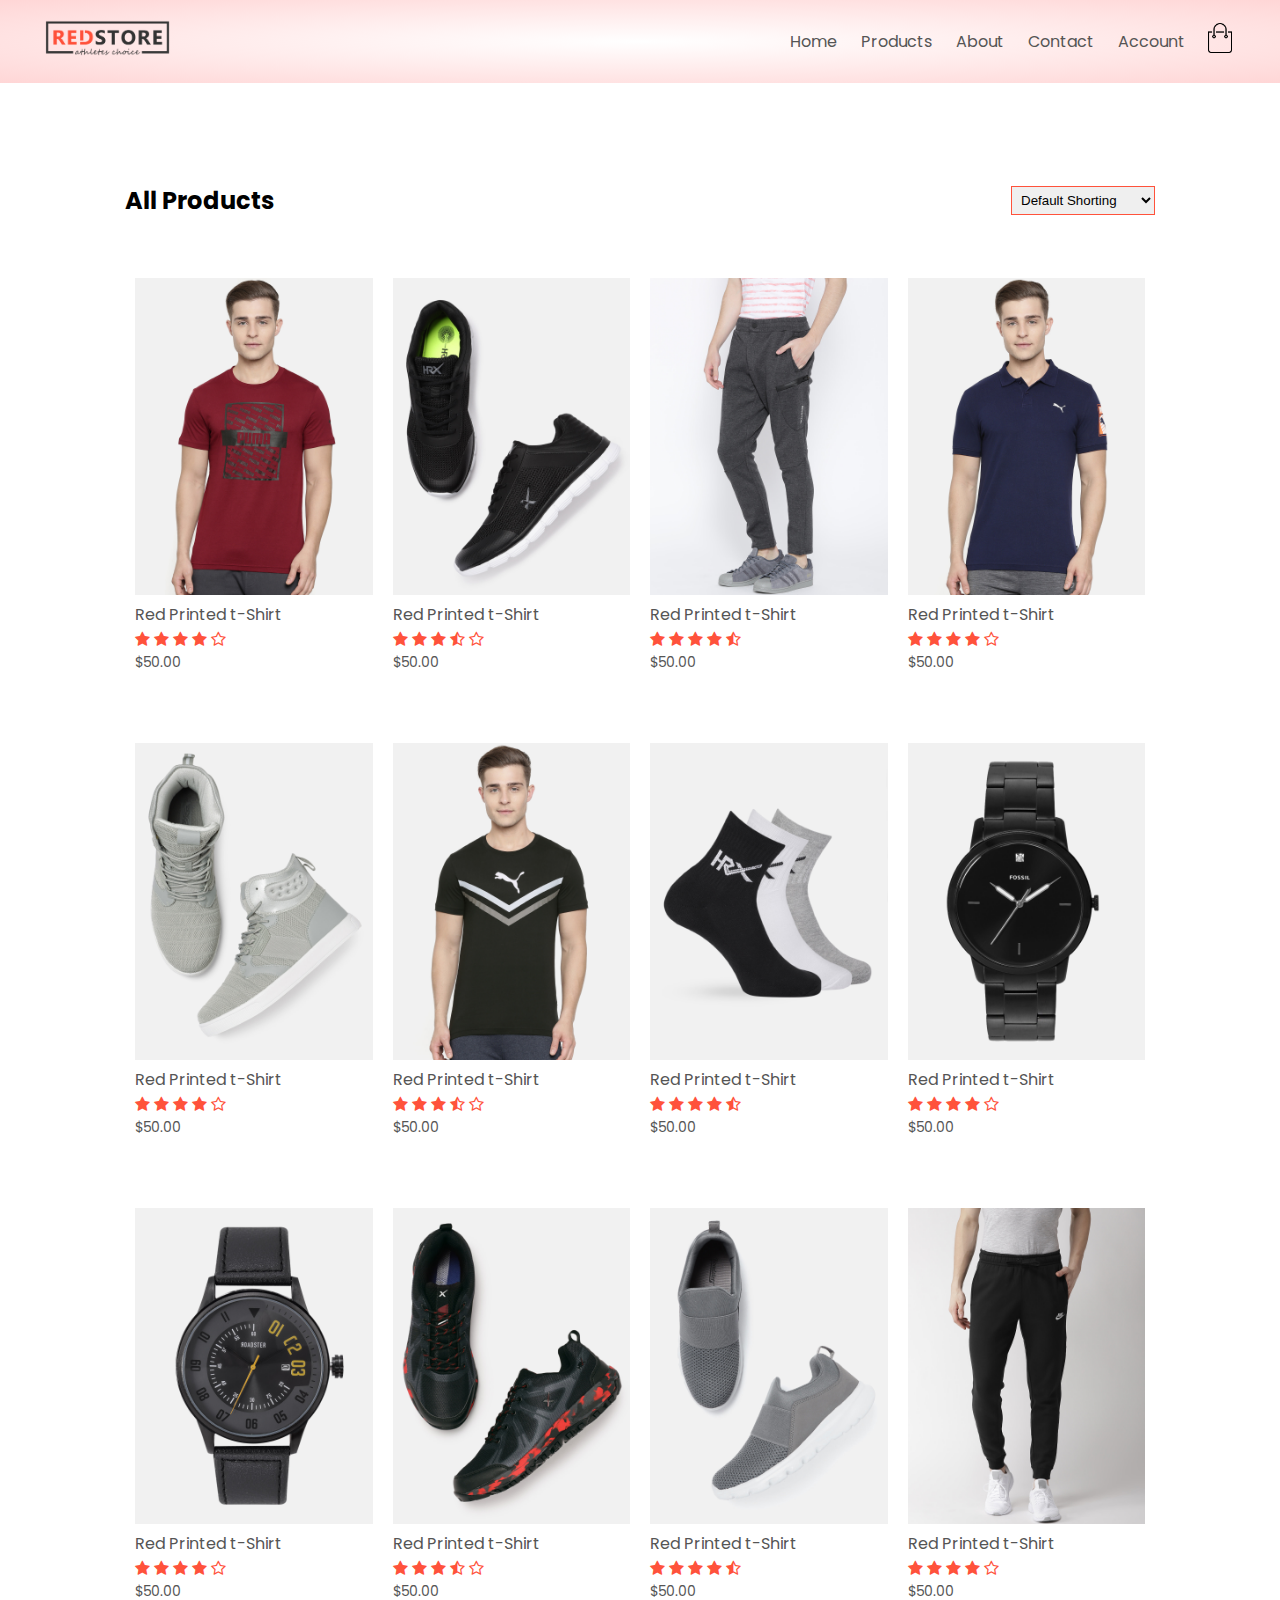
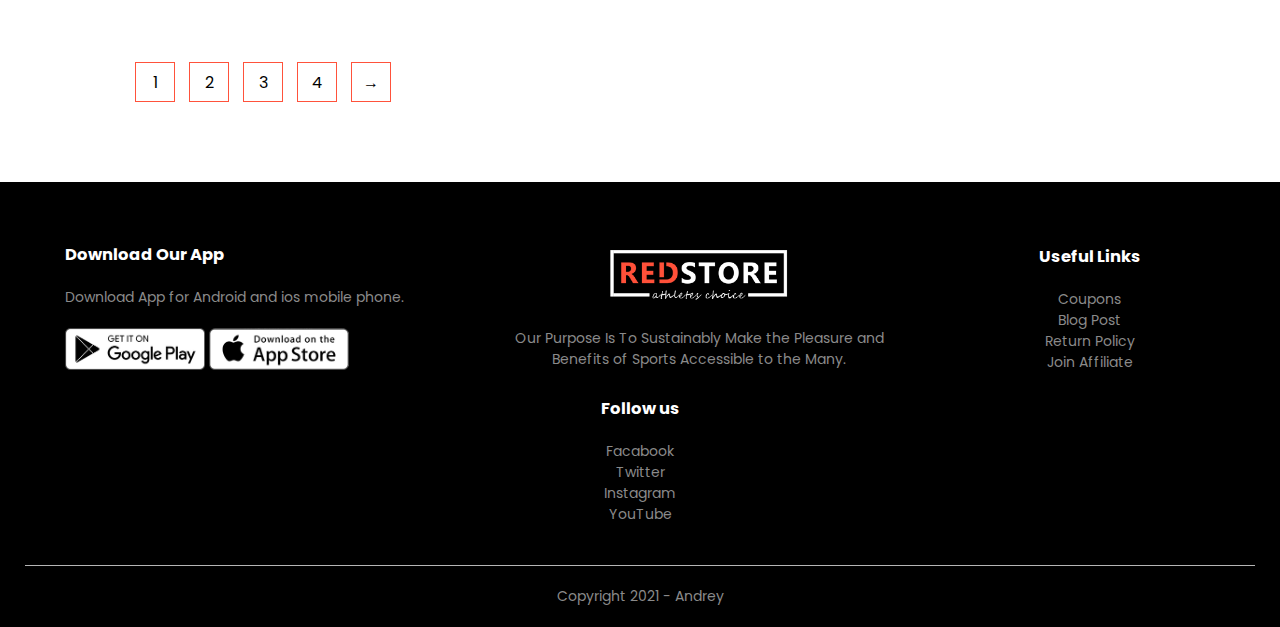
<file: products.html>
<!DOCTYPE html>
<html lang="en">
<head>
    <meta charset="UTF-8">
    <meta http-equiv="X-UA-Compatible" content="IE=edge">
    <meta name="viewport" content="width=device-width, initial-scale=1.0">
    <title>RedStore | Ecommerce Website Design</title>
    <link rel="stylesheet" href="style.css">
    <link rel="preconnect" href="https://fonts.gstatic.com">
    <link href="https://fonts.googleapis.com/css2?family=Poppins:wght@200;300;400;500;600;700&display=swap" rel="stylesheet">
    <link rel="stylesheet" href="https://stackpath.bootstrapcdn.com/font-awesome/4.7.0/css/font-awesome.min.css">

</head>
<body>
<div class="header">
    <div class="container">
        <div class="navbar">
            <div class="logo">
                <a href="index.html"><img src="images/logo.png" alt="" width="125px"></a>
            </div>
            <nav>
                <ul id="MenuItems">
                    <li><a href="index.html">Home</a></li>
                    <li><a href="products.html">Products</a></li>
                    <li><a href="">About</a></li>
                    <li><a href="">Contact</a></li>
                    <li><a href="account.html">Account</a></li>
                </ul>
            </nav>
            <a href="cart.html"><img src="images/cart.png" alt="" width="30px" height="30px"></a>
            <img src="images/menu.png" alt="" class="menu-icon"
             onclick="menutoggele()">
        </div>
    </div>
</div>

    <div class="small-container">
        <div class="row row-2">
            <h2>All Products</h2>
            <select>
                <option>Default Shorting</option>
                <option>Short by price</option>
                <option>Short by popularity</option>
                <option>Short by rating</option>
                <option>Short by sale</option>
            </select>
        </div>

        <div class="row">
            <div class="col-4">
                <a href="products-details.html"><img src="images/product-1.jpg" alt="" ></a>
                <h4>Red Printed t-Shirt</h4>
                <div class="rating">
                    <i class="fa fa-star"></i>
                    <i class="fa fa-star"></i>
                    <i class="fa fa-star"></i>
                    <i class="fa fa-star"></i>
                    <i class="fa fa-star-o"></i>
                </div>
                <p>$50.00</p>
            </div>
            <div class="col-4">
                <a href="products-details-shoe.html"><img src="images/product-2.jpg" alt=""></a>
                <h4>Red Printed t-Shirt</h4>
                <div class="rating">
                    <i class="fa fa-star"></i>
                    <i class="fa fa-star"></i>
                    <i class="fa fa-star"></i>
                    <i class="fa fa-star-half-o"></i>
                    <i class="fa fa-star-o"></i>
                </div>
                <p>$50.00</p>
            </div>
            <div class="col-4">
                <img src="images/product-3.jpg" alt="">
                <h4>Red Printed t-Shirt</h4>
                <div class="rating">
                    <i class="fa fa-star"></i>
                    <i class="fa fa-star"></i>
                    <i class="fa fa-star"></i>
                    <i class="fa fa-star"></i>
                    <i class="fa fa-star-half-o"></i>
                </div>
                <p>$50.00</p>
            </div>
            <div class="col-4">
                <img src="images/product-4.jpg" alt="">
                <h4>Red Printed t-Shirt</h4>
                <div class="rating">
                    <i class="fa fa-star"></i>
                    <i class="fa fa-star"></i>
                    <i class="fa fa-star"></i>
                    <i class="fa fa-star"></i>
                    <i class="fa fa-star-o"></i>
                </div>
                <p>$50.00</p>
            </div>
        </div> 
        <div class="row">
            <div class="col-4">
                <img src="images/product-5.jpg" alt="">
                <h4>Red Printed t-Shirt</h4>
                <div class="rating">
                    <i class="fa fa-star"></i>
                    <i class="fa fa-star"></i>
                    <i class="fa fa-star"></i>
                    <i class="fa fa-star"></i>
                    <i class="fa fa-star-o"></i>
                </div>
                <p>$50.00</p>
            </div>
            <div class="col-4">
                <img src="images/product-6.jpg" alt="">
                <h4>Red Printed t-Shirt</h4>
                <div class="rating">
                    <i class="fa fa-star"></i>
                    <i class="fa fa-star"></i>
                    <i class="fa fa-star"></i>
                    <i class="fa fa-star-half-o"></i>
                    <i class="fa fa-star-o"></i>
                </div>
                <p>$50.00</p>
            </div>
            <div class="col-4">
                <img src="images/product-7.jpg" alt="">
                <h4>Red Printed t-Shirt</h4>
                <div class="rating">
                    <i class="fa fa-star"></i>
                    <i class="fa fa-star"></i>
                    <i class="fa fa-star"></i>
                    <i class="fa fa-star"></i>
                    <i class="fa fa-star-half-o"></i>
                </div>
                <p>$50.00</p>
            </div>
            <div class="col-4">
                <img src="images/product-8.jpg" alt="">
                <h4>Red Printed t-Shirt</h4>
                <div class="rating">
                    <i class="fa fa-star"></i>
                    <i class="fa fa-star"></i>
                    <i class="fa fa-star"></i>
                    <i class="fa fa-star"></i>
                    <i class="fa fa-star-o"></i>
                </div>
                <p>$50.00</p>
            </div>
        </div>
        <div class="row">
            <div class="col-4">
                <img src="images/product-9.jpg" alt="">
                <h4>Red Printed t-Shirt</h4>
                <div class="rating">
                    <i class="fa fa-star"></i>
                    <i class="fa fa-star"></i>
                    <i class="fa fa-star"></i>
                    <i class="fa fa-star"></i>
                    <i class="fa fa-star-o"></i>
                </div>
                <p>$50.00</p>
            </div>
            <div class="col-4">
                <img src="images/product-10.jpg" alt="">
                <h4>Red Printed t-Shirt</h4>
                <div class="rating">
                    <i class="fa fa-star"></i>
                    <i class="fa fa-star"></i>
                    <i class="fa fa-star"></i>
                    <i class="fa fa-star-half-o"></i>
                    <i class="fa fa-star-o"></i>
                </div>
                <p>$50.00</p>
            </div>
            <div class="col-4">
                <img src="images/product-11.jpg" alt="">
                <h4>Red Printed t-Shirt</h4>
                <div class="rating">
                    <i class="fa fa-star"></i>
                    <i class="fa fa-star"></i>
                    <i class="fa fa-star"></i>
                    <i class="fa fa-star"></i>
                    <i class="fa fa-star-half-o"></i>
                </div>
                <p>$50.00</p>
            </div>
            <div class="col-4">
                <img src="images/product-12.jpg" alt="">
                <h4>Red Printed t-Shirt</h4>
                <div class="rating">
                    <i class="fa fa-star"></i>
                    <i class="fa fa-star"></i>
                    <i class="fa fa-star"></i>
                    <i class="fa fa-star"></i>
                    <i class="fa fa-star-o"></i>
                </div>
                <p>$50.00</p>
            </div>
        </div>
        <div class="page-btn">
            <span>1</span>
            <span>2</span>
            <span>3</span>
            <span>4</span>
            <span>&#8594;</span>
        </div>
    </div>

    
<!-------- footer --------->
    <div class="footer">
        <div class="container">
            <div class="row">
                <div class="footer-col-1">
                    <h3>Download Our App</h3>
                    <p>Download App for Android and ios mobile phone.</p>
                    <div class="app-logo">
                       <img src="images/play-store.png" alt="">
                       <img src="images/app-store.png" alt=""> 
                    </div>
                </div>
                <div class="footer-col-2">
                    <img src="images/logo-white.png" alt="">
                    <p>Our Purpose Is To Sustainably Make the Pleasure
                       and Benefits of Sports Accessible to the Many.
                    </p>
                </div>
                <div class="footer-col-3">
                    <h3>Useful Links</h3>
                    <ul>
                        <li>Coupons</li>
                        <li>Blog Post</li>
                        <li>Return Policy</li>
                        <li>Join Affiliate</li>
                    </ul>
                </div>
                <div class="footer-col-4">
                    <h3>Follow us</h3>
                    <ul>
                        <li>Facabook</li>
                        <li>Twitter</li>
                        <li>Instagram</li>
                        <li>YouTube</li>
                    </ul>
                </div>
            </div>
            <hr>
            <p class="copyright">Copyright 2021 - Andrey</p>
        </div>
    </div>
<!-------- js for toggle menu --------->
    <script>
        var MenuItems = document.getElementById("MenuItems");
        MenuItems.style.maxHeight = "0px";
         function menutoggele(){
          if(MenuItems.style.maxHeight == "0px")
             {
                MenuItems.style.maxHeight = "200px";
             }
          else
             {
                MenuItems.style.maxHeight = "0px";
             }
         }
    </script>

</body>
</html>
</file>
<file: style.css>
*{
    margin: 0;
    padding: 0;
    box-sizing: border-box;
}
body{
    font-family: 'Poppins', sans-serif;
}
.navbar{
    display: flex;
    align-items: center;
    padding: 20px;
}
nav{
    flex: 1;
    text-align: right;
}
nav ul{
    display: inline-block;
    list-style-type: none;
}
nav ul li{
    display: inline-block;
    margin-right: 20px;
}
a{
    text-decoration: none;
    color: #555;
}
p{
    color: #555;
}
.container{
    max-width: 1300px;
    margin: auto;
    padding-left: 25px;
    padding-right: 25px;
}
.row{
    display: flex;
    align-items: center;
    flex-wrap: wrap;
    justify-content: space-around;
}
.col-2{
    flex-basis: 50%;
    min-width: 300px;
}
.col-2 img{
    max-width: 100%;
    padding: 50px 0;
}
.col-2 h1{
    font-size: 50px;
    line-height: 60px;
    margin: 25px 0;
}
.btn{
    display: inline-block;
    background: #ff523b;
    color: #fff;
    padding: 8px 30px;
    margin: 30px 0;
    border-radius: 30px;
    transition: background 0.5s;
}
.btn:hover{
    background: #563434 ;
}
.header{
    background: radial-gradient(#fff,#ffd6d6);
}
.header .row{
    margin-top: 70px;
}
.categories{
    margin: 70px 0;
}
.col-3{
    flex-basis: 30%;
    min-width: 250px;
    margin-bottom: 30px;
}
.col-3 img{
    width: 100%;
}
.small-container{
    max-width: 1080px;
    margin: auto;
    padding-left: 25px;
    padding-right: 25px;
}
.col-4{
    flex-basis: 25%;
    padding: 10px;
    min-width: 200px;
    margin-bottom: 50px;
    transition: transform 0.5s;
}
.col-4 img{
    width: 100%;
}
.title{
    text-align: center;
    margin: 0 auto 80px;
    position: relative;
    line-height: 60px;
    color: #555;
}
.title::after{
    content: "";
    background: #ff523b;
    width: 80px;
    height: 5px;
    border-radius: 5px;
    position: absolute;
    bottom: 0;
    left: 50%;
    transform: translateX(-50%);
}
h4{
    color: #555;
    font-weight: normal;  
}
.col-4 p{
    font-size: 14px;
}
.rating .fa{
    color: #ff523b;
}
.col-4:hover{
    transform: translateY(-15px);
}

/*--------- offer --------*/
.offer{
    background: radial-gradient(#fff,#ffd6d6); 
    margin-top: 80px;
    padding: 30px 0;
}
.col-2 .offer-img{
    padding: 50px;
}
small{
    color: #555;
}

/*--------- testimonial --------*/
.testimonial{
    padding-top: 100px;
}
.testimonial .col-3{
    text-align: center;
    padding: 40px 20px;
    box-shadow: 0 0 20px 0px rgba(0, 0, 0, 0.1);
    cursor: pointer;
    transition: transform 0.5s;
}
.testimonial .col-3 img{
    width: 50px;
    margin-top: 20px;
    border-radius: 50%;
}
.testimonial .col-3:hover{
    transform: translateY(-10px);
}
.fa.fa-quote-left{
    font-size: 34px;
    color: #ff523b;
}
.col-3 p{
    font-size: 12px;
    margin: 12px 0;
    color: #777;
}
.testimonial .col-3 h3{
    font-weight: 600;
    color: #555;
    font-size: 16px;
}

/*--------- brands --------*/
.brands{
    margin: 100px auto;
}
.col-5{
    width: 160px;
}
.col-5 img{
    width: 100%;
    cursor: pointer;
    filter: grayscale(100%);
}
.col-5 img:hover{
    filter: grayscale(0);
}

/*--------- footer --------*/
.footer{
    background: #000;
    color: #8a8a8a;
    font-size: 14px;
    padding: 60px 0 20px;
}
.footer p{
    color: #8a8a8a;
}
.footer h3{
    color: #fff;
    margin-bottom: 20px;
}
.footer-col-1, .footer-col-2, .footer-col-3, .footer-col-4{
 min-width: 250px;
 margin-bottom: 20px;
}
.footer-col-1{
    flex-basis: 30%;
}
.footer-col-2{
    flex-basis: 30%;
    text-align: center;
}
.footer-col-2 img{
    width: 180px;
    margin-bottom: 20px;
}
.footer-col-3, .footer-col-4{
    flex-basis: 12%;
    text-align: center;
}
ul{
    list-style-type: none;
}
.app-logo{
    margin-top: 20px;
}
.app-logo img{
    width: 140px;
}
.footer hr{
    border: none;
    background: #b5b5b5;
    height: 1px;
    margin: 20px 0;
}
.copyright{
    text-align: center;
}

.menu-icon{
    width: 28px;
    margin-left: 20px;
    display: none;
}

/*--------- all products page --------*/
.row-2{
    justify-content: space-between;
    margin: 100px auto 50px;
}
select{
    border: 1px solid #ff523b;
    padding: 5px;
}
select:focus{
    outline: none;
}
.page-btn{
    margin: 0 auto 80px;
}
.page-btn span{
    display: inline-block;
    border: 1px solid #ff523b;
    margin-left: 10px;
    width: 40px;
    height: 40px;
    text-align: center;
    line-height: 40px;
    cursor: pointer;
}
.page-btn span:hover{
    background: #ff523b;
    color: white;
}
.navbar ul li a:hover{
    color:#ff523b;
 
}


/*--------- single-product --------*/
.single-product{
    margin-top: 80px;
}
.single-product .col-2 img{
    padding: 0;
}
.single-product .col-2{
    padding: 20px;
}
.single-product h4{
    margin: 20px 0;
    font-size: 22px;
    font-weight: bold;
}
.single-product select{
    display: block;
    padding: 10px;
    margin-top: 20px;
}
.single-product input{
    width: 50px;
    height: 40px;
    padding-left: 10px;
    font-size: 20px;
    margin-right: 10px;
    border: 1px solid #ff523b;
}
input:focus{
    outline: none;
}
.single-product .fa{
    color: #ff523b;
    margin-left: 10px;
}
.small-img-row{
    display: flex;
    justify-content: space-between;
}
.small-img-col{
    flex-basis: 24%;
    cursor: pointer;
}

/*--------- cart items --------*/
.cart-page{
    margin: 80px auto;
}
table{
    width: 100%;
    border-collapse: collapse;
}
.cart-info{
    display: flex;
    flex-wrap: wrap;
}
th{
    text-align: left;
    padding: 5px;
    color: #fff;
    background: #ff523b;
    font-weight: normal;
}
td{
    padding: 10px 5px;
}
td input{
    width: 40px;
    height: 40px;
    padding: 5px;
}
td a{
    color: #ff523b;
    font-size: 12px;
}
td img{
    width: 80px;
    height: 80px;
    margin-right: 10px;
}
.total-price{
    display: flex;
    justify-content: flex-end;
}
.total-price table{
    border-top: 3px solid #ff523b;
    width: 100%;
    max-width: 400px;
}
td:last-child{
    text-align: right;
}
th:last-child{
    text-align: right;
}

/*--------- account-page --------*/
.account-page{
    padding: 50px 0;
    background: radial-gradient(#fff,#ffd6d6); 
}
.form-container{
    background: #fff;
    width: 300px;
    height: 400px;
    position: relative;
    text-align: center;
    padding: 20px 0;
    margin: auto;
    box-shadow: 0 0 20px 0px rgba(0, 0, 0, 0.1);
    overflow: hidden;
}
.form-container span{
    font-weight: bold;
    padding: 0 10px;
    color: #555;
    cursor: pointer;
    width: 100px;
    display: inline-block;
}
.form-btn{
    display: inline-block;
}
.form-container form{
    max-width: 300px;
    padding: 0 20px;
    position: absolute;
    top: 130px;
    transition: transform 1s;
}
form input{
    width: 100%;
    height: 30px;
    margin: 10px 0;
    padding: 0 10px;
    border: 1px solid #ccc;
}
form .btn{
    width: 100%;
    border: none;
    cursor: pointer;
    margin: 10px 0;
}
form .btn:focus{
    outline: none;
}
#LoginForm{
    left: -300px;
}
#RegForm{
    left: 0;
}
form a{
    font-size: 12px;
}
#Indicator{
    width: 100px;
    border: none;
    background: #ff523b;
    height: 3px;
    margin-top: 8px;
    transform: translateX(100px);
    transition: transform 1s;
}

/*--------- media query for menu --------*/
@media only screen and (max-width: 800px){
    nav ul{
        position: absolute;
        top: 70px;
        left: 0;
        background: #333;
        width: 100%;
        overflow: hidden;
        transition: max-height 0.5s;
    }
    nav ul li{
        display: block;
        margin-right: 50px;
        margin-top: 10px;
        margin-bottom: 10px;
    }
    nav ul li a{
        color: #fff;
    }
    .menu-icon{
        display: block;
        cursor: pointer;
    }
    col-4{
        border: 1px solid grey;
    }
}


/*--------- media query for less than 600size --------*/
@media only screen and (max-width: 600px){
    .row{
        text-align: center;
    }
    .col-2, .col-3, .col-4{
        flex-basis: 100%;
    }
    .col-4{
        border: 1px solid grey;
    }
    .single-product .row{
        text-align: left;
    }
    .single-product .col-2{
        padding: 20px 0;
    }
    .single-product h1{
        font-size: 26px;
        line-height: 22px;
    }
    .cart-info p{
        display: none;
    }
}
</file>
